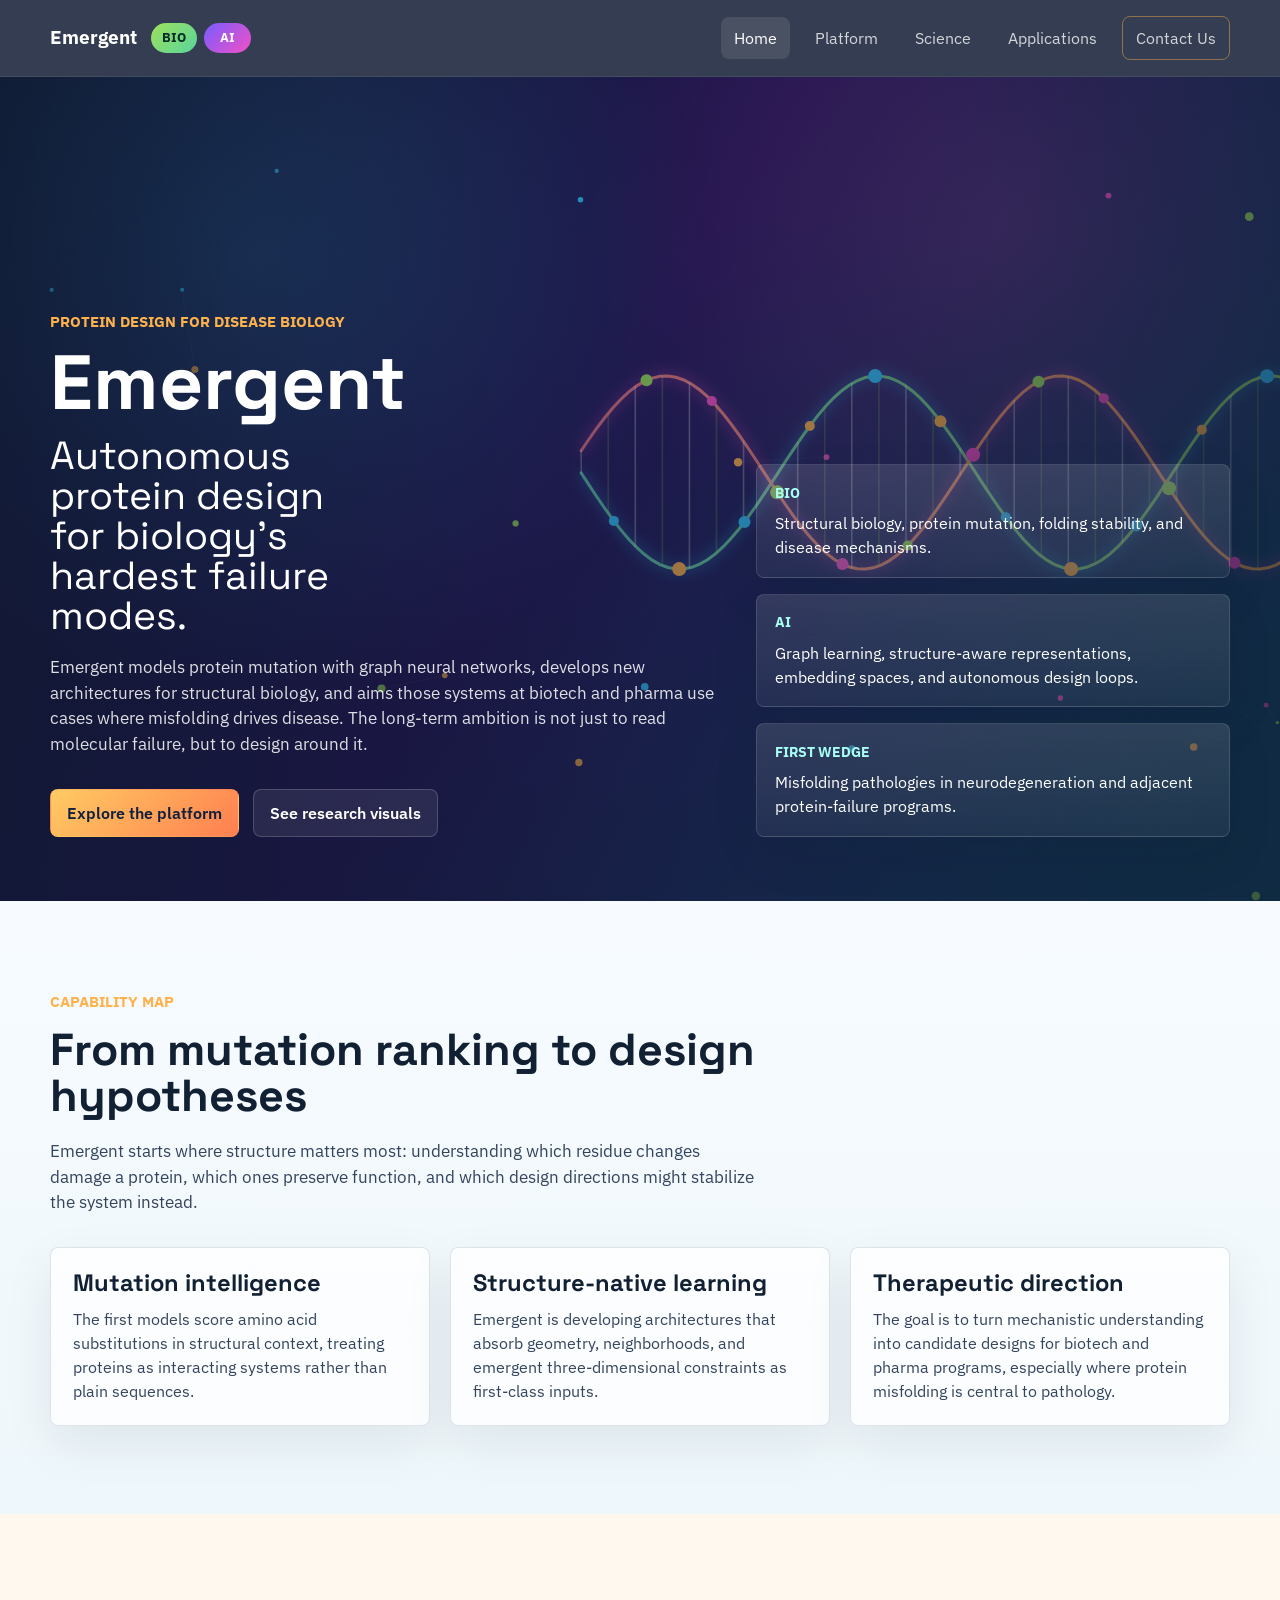
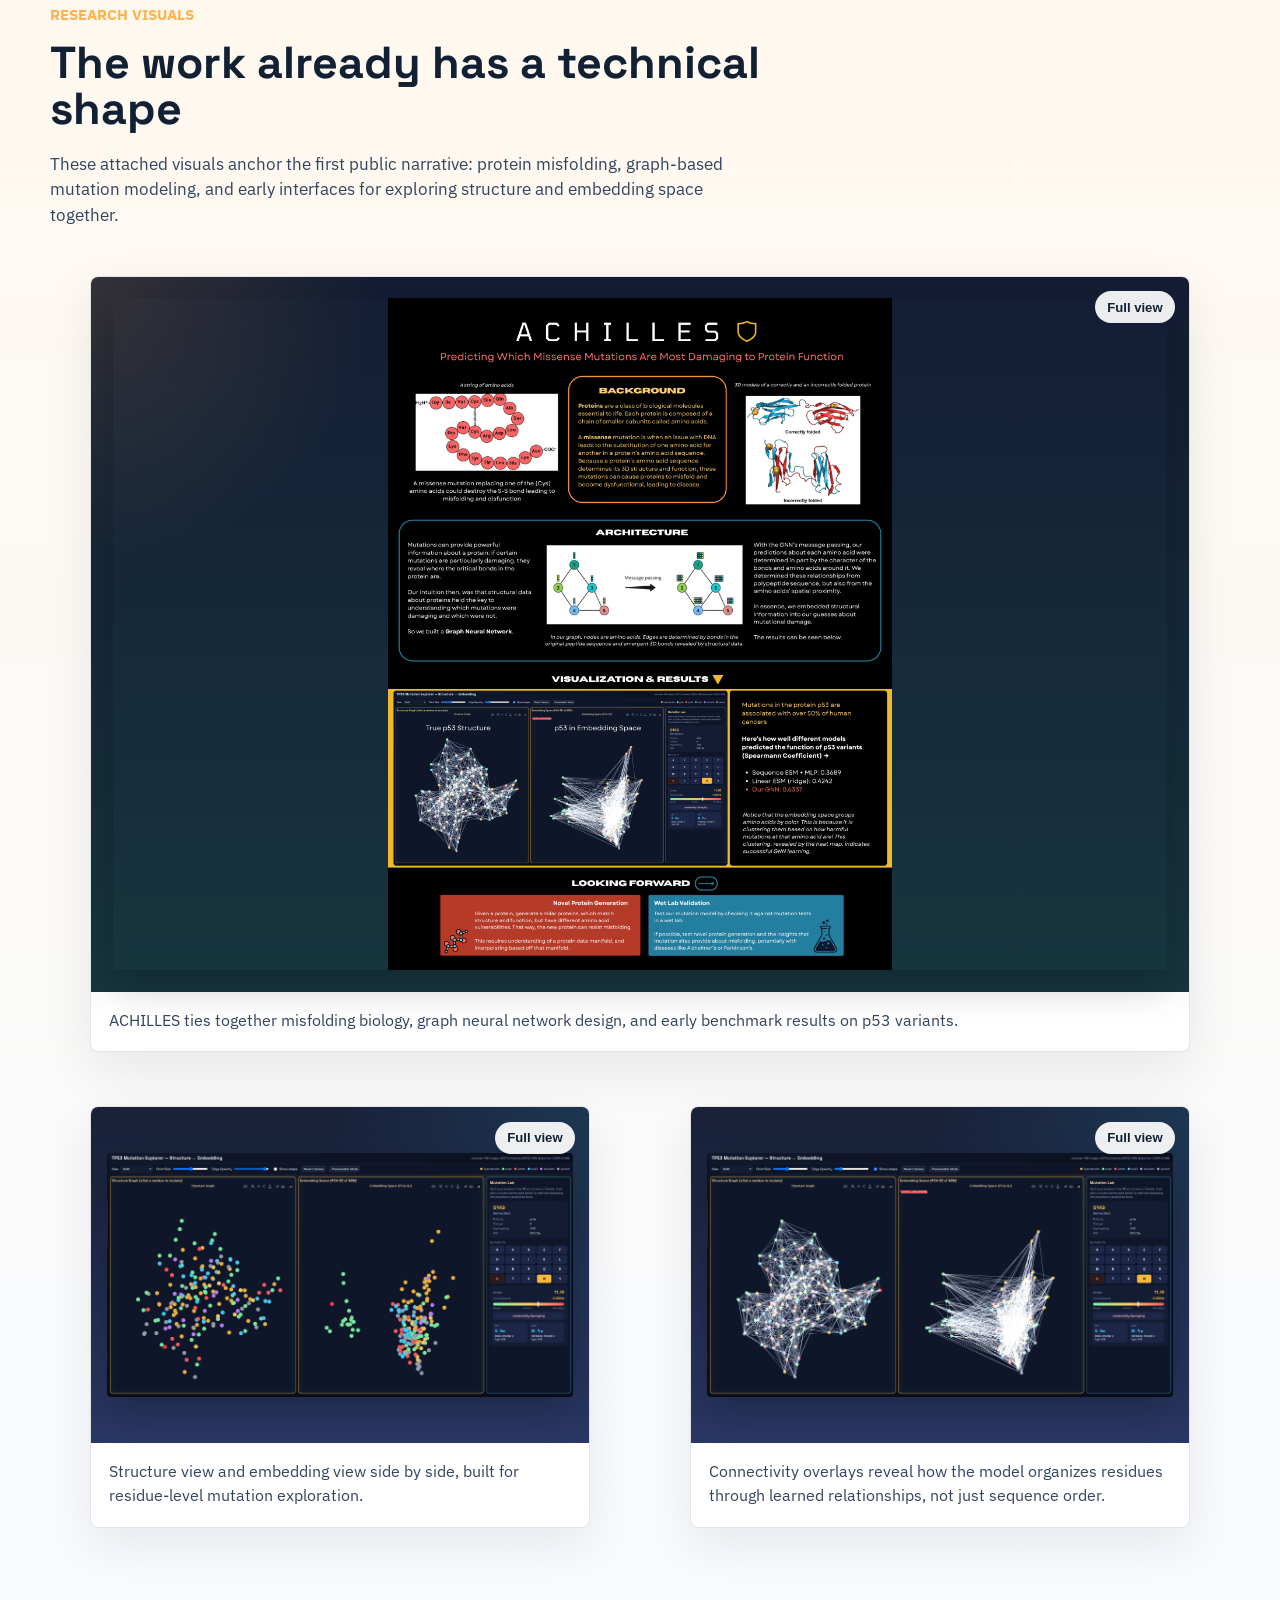
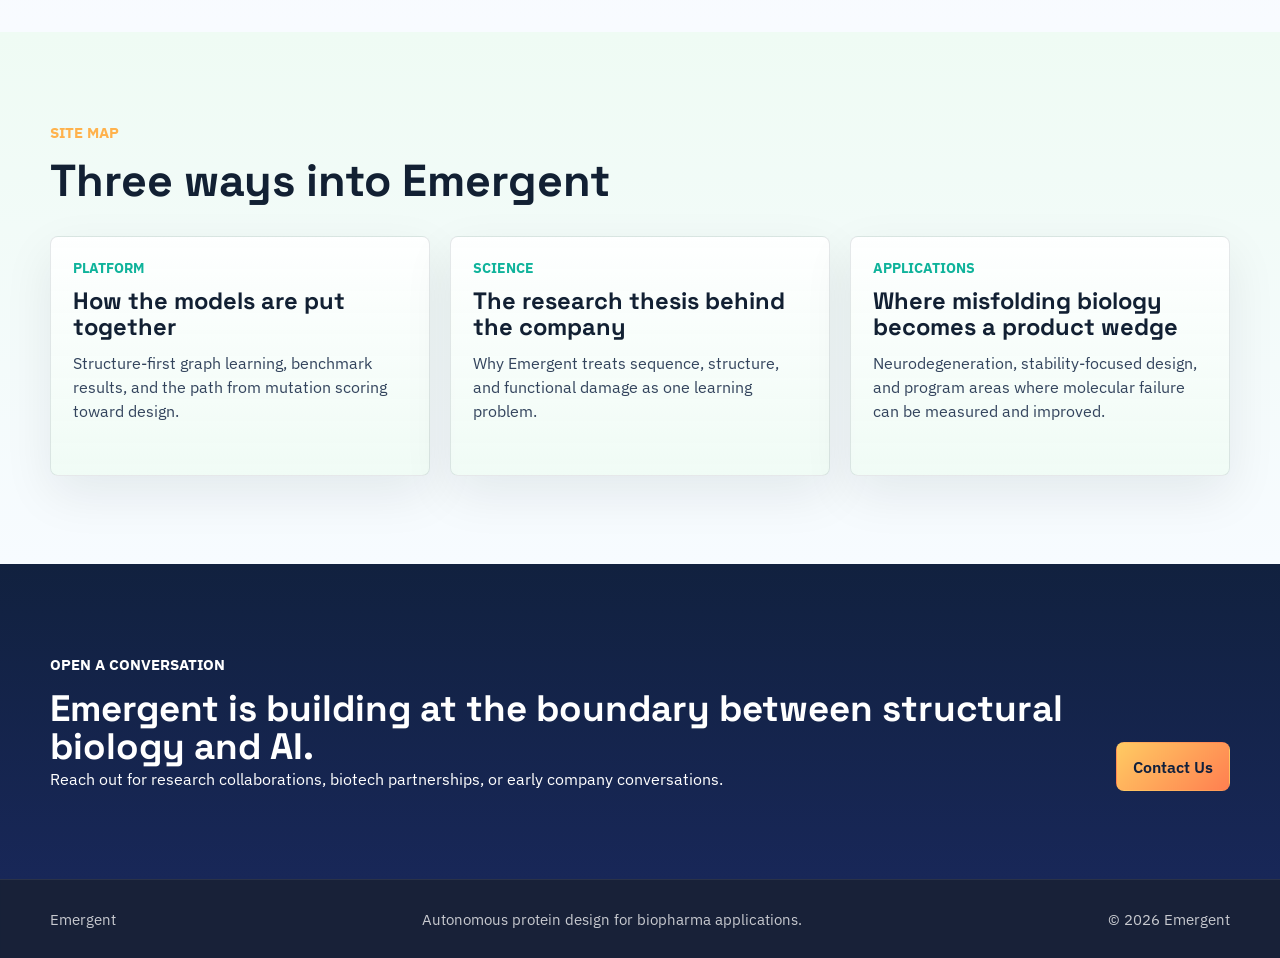
<file: index.html>
<!DOCTYPE html>
<html lang="en">
  <head>
    <meta charset="UTF-8" />
    <meta name="viewport" content="width=device-width, initial-scale=1.0" />
    <title>Emergent | Autonomous Protein Design</title>
    <meta
      name="description"
      content="Emergent builds structure-aware Bio + AI systems for protein mutation modeling, autonomous design, and biopharma applications in misfolding disease."
    />
    <link rel="preconnect" href="https://fonts.googleapis.com" />
    <link rel="preconnect" href="https://fonts.gstatic.com" crossorigin />
    <link
      href="https://fonts.googleapis.com/css2?family=IBM+Plex+Sans:wght@400;500;600;700&family=Space+Grotesk:wght@500;700&display=swap"
      rel="stylesheet"
    />
    <link rel="stylesheet" href="styles.css" />
  </head>
  <body data-page="home">
    <header class="site-header">
      <div class="site-header__inner">
        <a class="brand" href="index.html" aria-label="Emergent home">
          <span class="brand__name">Emergent</span>
          <span class="brand__tags">
            <span class="brand__tag brand__tag--bio">Bio</span>
            <span class="brand__tag brand__tag--ai">AI</span>
          </span>
        </a>
        <nav class="site-nav" aria-label="Primary">
          <a href="index.html">Home</a>
          <a href="platform.html">Platform</a>
          <a href="science.html">Science</a>
          <a href="applications.html">Applications</a>
          <a class="site-nav__cta" href="contact.html">Contact Us</a>
        </nav>
      </div>
    </header>

    <main>
      <section class="hero">
        <canvas id="bio-canvas" class="hero__canvas" aria-hidden="true"></canvas>
        <div class="hero__veil"></div>
        <div class="shell hero__grid">
          <div class="hero__intro reveal">
            <p class="eyebrow">Protein design for disease biology</p>
            <h1>Emergent</h1>
            <p class="hero__motto">
              Autonomous protein design for biology's hardest failure modes.
            </p>
            <p class="hero__blurb">
              Emergent models protein mutation with graph neural networks,
              develops new architectures for structural biology, and aims those
              systems at biotech and pharma use cases where misfolding drives
              disease. The long-term ambition is not just to read molecular
              failure, but to design around it.
            </p>
            <div class="hero__actions">
              <a class="button button--primary" href="platform.html"
                >Explore the platform</a
              >
              <a class="button button--ghost" href="#visuals"
                >See research visuals</a
              >
            </div>
          </div>

          <aside class="hero__aside reveal" aria-label="Emergent focus areas">
            <div class="signal-card">
              <span class="signal-card__label">Bio</span>
              <p>
                Structural biology, protein mutation, folding stability, and
                disease mechanisms.
              </p>
            </div>
            <div class="signal-card">
              <span class="signal-card__label">AI</span>
              <p>
                Graph learning, structure-aware representations, embedding
                spaces, and autonomous design loops.
              </p>
            </div>
            <div class="signal-card">
              <span class="signal-card__label">First wedge</span>
              <p>
                Misfolding pathologies in neurodegeneration and adjacent
                protein-failure programs.
              </p>
            </div>
          </aside>
        </div>
      </section>

      <section class="band band--paper">
        <div class="shell capability-band">
          <div class="section-heading reveal">
            <p class="eyebrow">Capability map</p>
            <h2>From mutation ranking to design hypotheses</h2>
            <p class="section-copy">
              Emergent starts where structure matters most: understanding which
              residue changes damage a protein, which ones preserve function,
              and which design directions might stabilize the system instead.
            </p>
          </div>

          <div class="capability-columns">
            <article class="detail-block reveal">
              <h3>Mutation intelligence</h3>
              <p>
                The first models score amino acid substitutions in structural
                context, treating proteins as interacting systems rather than
                plain sequences.
              </p>
            </article>

            <article class="detail-block reveal">
              <h3>Structure-native learning</h3>
              <p>
                Emergent is developing architectures that absorb geometry,
                neighborhoods, and emergent three-dimensional constraints as
                first-class inputs.
              </p>
            </article>

            <article class="detail-block reveal">
              <h3>Therapeutic direction</h3>
              <p>
                The goal is to turn mechanistic understanding into candidate
                designs for biotech and pharma programs, especially where
                protein misfolding is central to pathology.
              </p>
            </article>
          </div>
        </div>
      </section>

      <section class="band band--visuals" id="visuals">
        <div class="shell">
          <div class="section-heading reveal">
            <p class="eyebrow">Research visuals</p>
            <h2>The work already has a technical shape</h2>
            <p class="section-copy">
              These attached visuals anchor the first public narrative: protein
              misfolding, graph-based mutation modeling, and early interfaces
              for exploring structure and embedding space together.
            </p>
          </div>

          <div class="visual-story">
            <figure class="poster-frame reveal">
              <button
                class="media-trigger media-trigger--poster"
                type="button"
                data-lightbox="assets/images/achilles-poster.png"
                data-lightbox-alt="ACHILLES poster describing missense mutation prediction, protein misfolding, graph neural network architecture, and benchmark results."
                data-lightbox-caption="ACHILLES ties together misfolding biology, graph neural network design, and early benchmark results on p53 variants."
                aria-label="Open full view of the ACHILLES poster"
              >
                <span class="media-surface media-surface--poster">
                  <img
                    src="assets/images/achilles-poster.png"
                    alt="ACHILLES poster describing missense mutation prediction, protein misfolding, graph neural network architecture, and benchmark results."
                  />
                </span>
                <span class="media-trigger__hint">Full view</span>
              </button>
              <figcaption>
                ACHILLES ties together misfolding biology, graph neural network
                design, and early benchmark results on p53 variants.
              </figcaption>
            </figure>

            <div class="mini-media-grid">
              <figure class="media-panel reveal">
                <button
                  class="media-trigger"
                  type="button"
                  data-lightbox="assets/images/mutation-explorer-overview.png"
                  data-lightbox-alt="Mutation explorer interface showing structure and embedding views."
                  data-lightbox-caption="Structure view and embedding view side by side, built for residue-level mutation exploration."
                  aria-label="Open full view of the mutation explorer overview"
                >
                  <span class="media-surface">
                    <img
                      src="assets/images/mutation-explorer-overview.png"
                      alt="Mutation explorer interface showing structure and embedding views."
                    />
                  </span>
                  <span class="media-trigger__hint">Full view</span>
                </button>
                <figcaption>
                  Structure view and embedding view side by side, built for
                  residue-level mutation exploration.
                </figcaption>
              </figure>

              <figure class="media-panel reveal">
                <button
                  class="media-trigger"
                  type="button"
                  data-lightbox="assets/images/mutation-explorer-edges.png"
                  data-lightbox-alt="Mutation explorer interface showing structure and embedding connectivity."
                  data-lightbox-caption="Connectivity overlays reveal how the model organizes residues through learned relationships, not just sequence order."
                  aria-label="Open full view of the mutation explorer connectivity view"
                >
                  <span class="media-surface">
                    <img
                      src="assets/images/mutation-explorer-edges.png"
                      alt="Mutation explorer interface showing structure and embedding connectivity."
                    />
                  </span>
                  <span class="media-trigger__hint">Full view</span>
                </button>
                <figcaption>
                  Connectivity overlays reveal how the model organizes residues
                  through learned relationships, not just sequence order.
                </figcaption>
              </figure>
            </div>
          </div>
        </div>
      </section>

      <section class="band band--mint">
        <div class="shell">
          <div class="section-heading reveal">
            <p class="eyebrow">Site map</p>
            <h2>Three ways into Emergent</h2>
          </div>

          <div class="link-panels">
            <a class="link-panel reveal" href="platform.html">
              <span class="link-panel__label">Platform</span>
              <h3>How the models are put together</h3>
              <p>
                Structure-first graph learning, benchmark results, and the path
                from mutation scoring toward design.
              </p>
            </a>

            <a class="link-panel reveal" href="science.html">
              <span class="link-panel__label">Science</span>
              <h3>The research thesis behind the company</h3>
              <p>
                Why Emergent treats sequence, structure, and functional damage
                as one learning problem.
              </p>
            </a>

            <a class="link-panel reveal" href="applications.html">
              <span class="link-panel__label">Applications</span>
              <h3>Where misfolding biology becomes a product wedge</h3>
              <p>
                Neurodegeneration, stability-focused design, and program areas
                where molecular failure can be measured and improved.
              </p>
            </a>
          </div>
        </div>
      </section>

      <section class="band band--contact">
        <div class="shell cta-ribbon reveal">
          <div>
            <p class="eyebrow">Open a conversation</p>
            <h2>Emergent is building at the boundary between structural biology and AI.</h2>
            <p>
              Reach out for research collaborations, biotech partnerships, or
              early company conversations.
            </p>
          </div>
          <a class="button button--primary" href="contact.html">Contact Us</a>
        </div>
      </section>
    </main>

    <footer class="site-footer">
      <div class="shell site-footer__inner">
        <p>Emergent</p>
        <p>Autonomous protein design for biopharma applications.</p>
        <p>&copy; <span data-year></span> Emergent</p>
      </div>
    </footer>

    <script src="script.js"></script>
  </body>
</html>
</file>
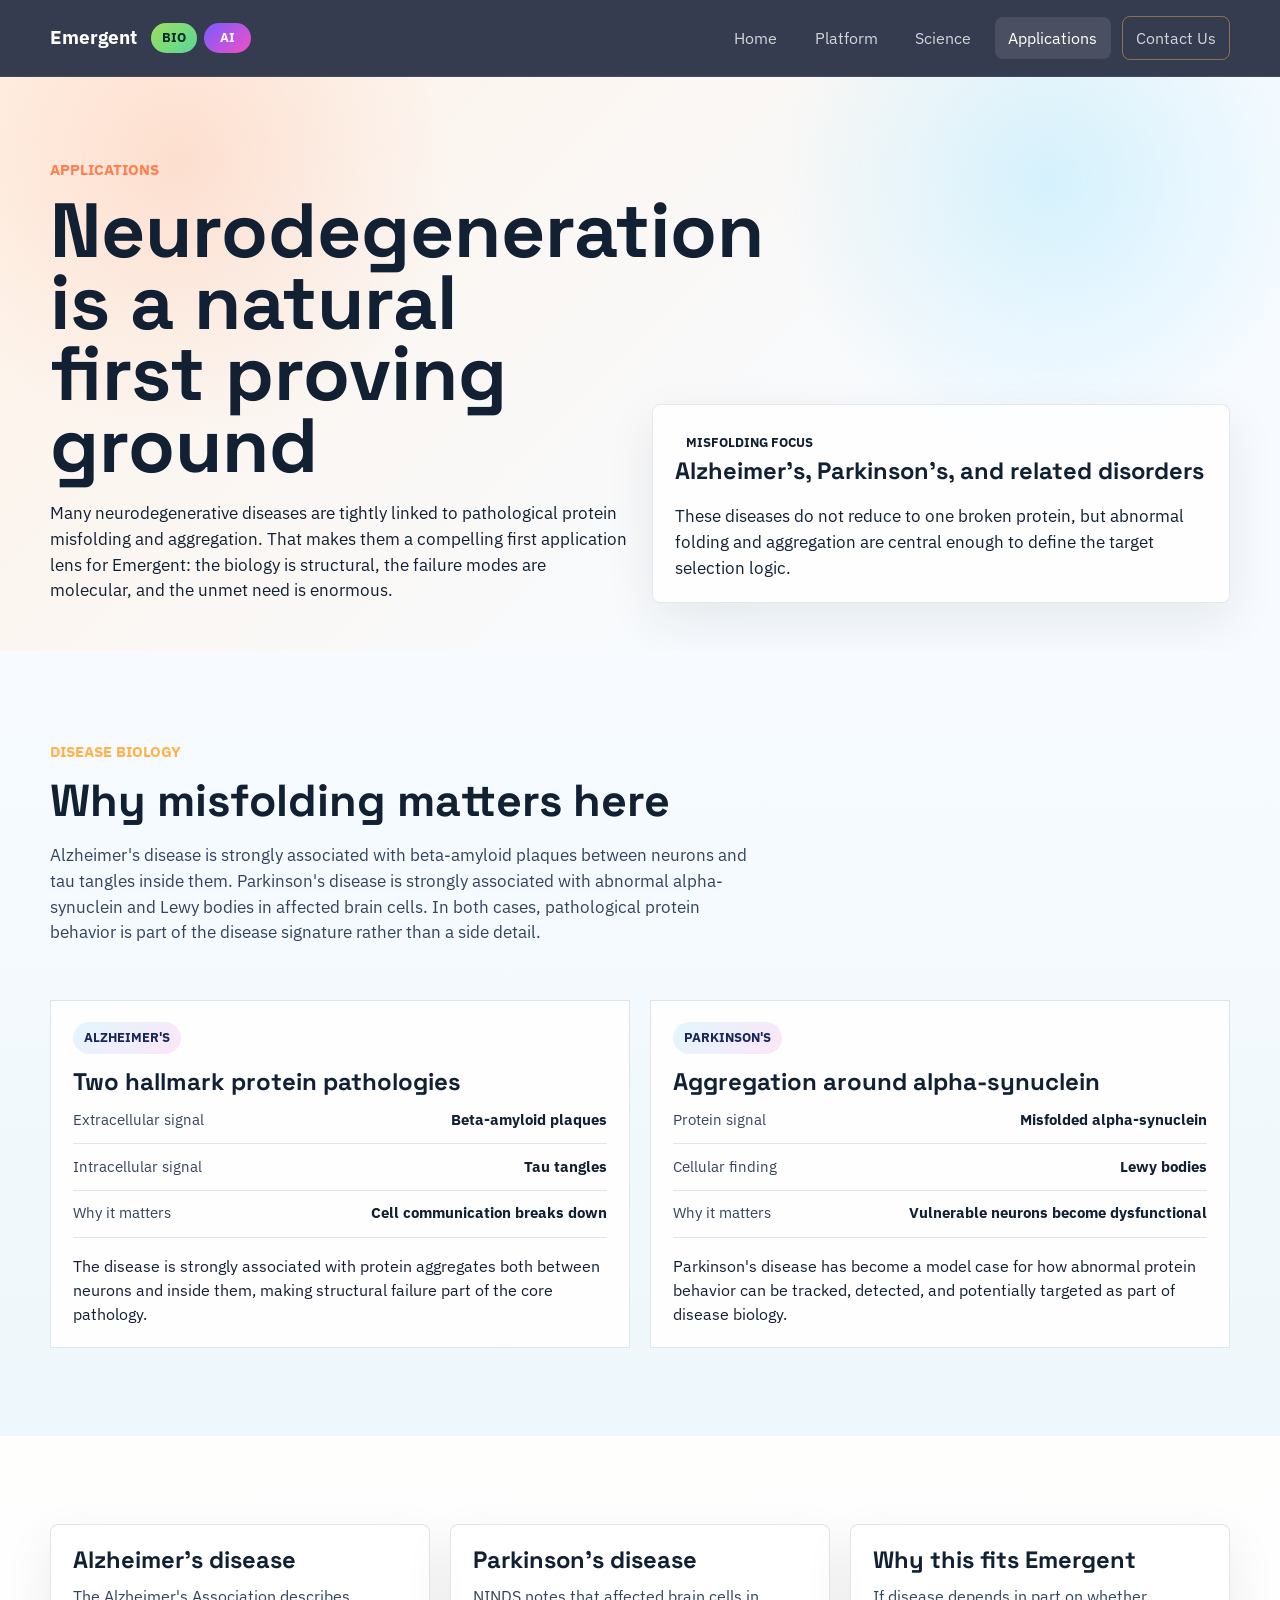
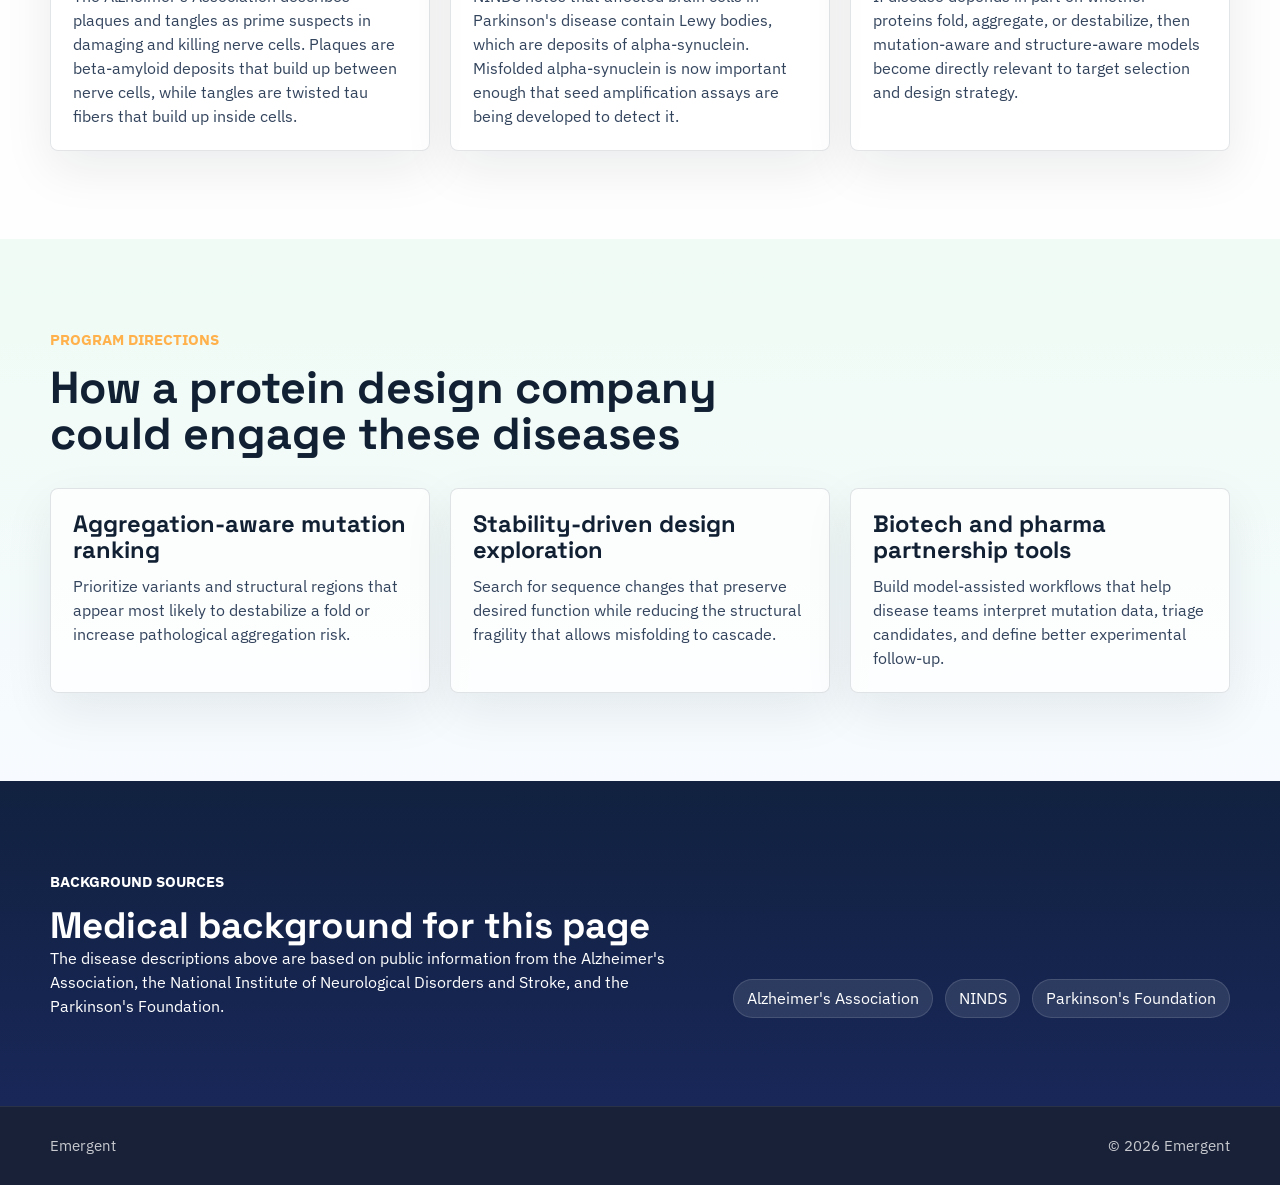
<file: applications.html>
<!DOCTYPE html>
<html lang="en">
  <head>
    <meta charset="UTF-8" />
    <meta name="viewport" content="width=device-width, initial-scale=1.0" />
    <title>Emergent Applications</title>
    <link rel="preconnect" href="https://fonts.googleapis.com" />
    <link rel="preconnect" href="https://fonts.gstatic.com" crossorigin />
    <link
      href="https://fonts.googleapis.com/css2?family=IBM+Plex+Sans:wght@400;500;600;700&family=Space+Grotesk:wght@500;700&display=swap"
      rel="stylesheet"
    />
    <link rel="stylesheet" href="styles.css" />
  </head>
  <body data-page="applications">
    <header class="site-header">
      <div class="site-header__inner">
        <a class="brand" href="index.html" aria-label="Emergent home">
          <span class="brand__name">Emergent</span>
          <span class="brand__tags">
            <span class="brand__tag brand__tag--bio">Bio</span>
            <span class="brand__tag brand__tag--ai">AI</span>
          </span>
        </a>
        <nav class="site-nav" aria-label="Primary">
          <a href="index.html">Home</a>
          <a href="platform.html">Platform</a>
          <a href="science.html">Science</a>
          <a href="applications.html">Applications</a>
          <a class="site-nav__cta" href="contact.html">Contact Us</a>
        </nav>
      </div>
    </header>

    <main class="page-main">
      <section class="page-hero page-hero--applications">
        <div class="shell page-hero__grid">
          <div class="page-hero__copy">
            <p class="eyebrow">Applications</p>
            <h1>Neurodegeneration is a natural first proving ground</h1>
            <p class="page-copy">
              Many neurodegenerative diseases are tightly linked to pathological
              protein misfolding and aggregation. That makes them a compelling
              first application lens for Emergent: the biology is structural,
              the failure modes are molecular, and the unmet need is enormous.
            </p>
          </div>

          <aside class="page-hero__stat reveal">
            <span class="metric-pill">Misfolding focus</span>
            <h2>Alzheimer's, Parkinson's, and related disorders</h2>
            <p class="stat-copy">
              These diseases do not reduce to one broken protein, but abnormal
              folding and aggregation are central enough to define the target
              selection logic.
            </p>
          </aside>
        </div>
      </section>

      <section class="band band--paper">
        <div class="shell disease-intro">
          <div class="section-heading reveal">
            <p class="eyebrow">Disease biology</p>
            <h2>Why misfolding matters here</h2>
            <p class="section-copy">
              Alzheimer's disease is strongly associated with beta-amyloid
              plaques between neurons and tau tangles inside them. Parkinson's
              disease is strongly associated with abnormal alpha-synuclein and
              Lewy bodies in affected brain cells. In both cases, pathological
              protein behavior is part of the disease signature rather than a
              side detail.
            </p>
          </div>

          <div class="disease-profiles">
            <article class="disease-profile reveal">
              <span class="disease-profile__tag">Alzheimer's</span>
              <h3>Two hallmark protein pathologies</h3>
              <div class="disease-profile__rows">
                <div class="disease-profile__row">
                  <span>Extracellular signal</span>
                  <strong>Beta-amyloid plaques</strong>
                </div>
                <div class="disease-profile__row">
                  <span>Intracellular signal</span>
                  <strong>Tau tangles</strong>
                </div>
                <div class="disease-profile__row">
                  <span>Why it matters</span>
                  <strong>Cell communication breaks down</strong>
                </div>
              </div>
              <p>
                The disease is strongly associated with protein aggregates both
                between neurons and inside them, making structural failure part
                of the core pathology.
              </p>
            </article>

            <article class="disease-profile reveal">
              <span class="disease-profile__tag">Parkinson's</span>
              <h3>Aggregation around alpha-synuclein</h3>
              <div class="disease-profile__rows">
                <div class="disease-profile__row">
                  <span>Protein signal</span>
                  <strong>Misfolded alpha-synuclein</strong>
                </div>
                <div class="disease-profile__row">
                  <span>Cellular finding</span>
                  <strong>Lewy bodies</strong>
                </div>
                <div class="disease-profile__row">
                  <span>Why it matters</span>
                  <strong>Vulnerable neurons become dysfunctional</strong>
                </div>
              </div>
              <p>
                Parkinson's disease has become a model case for how abnormal
                protein behavior can be tracked, detected, and potentially
                targeted as part of disease biology.
              </p>
            </article>
          </div>
        </div>
      </section>

      <section class="band band--white">
        <div class="shell capability-columns">
          <article class="detail-block reveal">
            <h3>Alzheimer's disease</h3>
            <p>
              The Alzheimer's Association describes plaques and tangles as
              prime suspects in damaging and killing nerve cells. Plaques are
              beta-amyloid deposits that build up between nerve cells, while
              tangles are twisted tau fibers that build up inside cells.
            </p>
          </article>

          <article class="detail-block reveal">
            <h3>Parkinson's disease</h3>
            <p>
              NINDS notes that affected brain cells in Parkinson's disease
              contain Lewy bodies, which are deposits of alpha-synuclein.
              Misfolded alpha-synuclein is now important enough that seed
              amplification assays are being developed to detect it.
            </p>
          </article>

          <article class="detail-block reveal">
            <h3>Why this fits Emergent</h3>
            <p>
              If disease depends in part on whether proteins fold, aggregate,
              or destabilize, then mutation-aware and structure-aware models
              become directly relevant to target selection and design strategy.
            </p>
          </article>
        </div>
      </section>

      <section class="band band--mint">
        <div class="shell">
          <div class="section-heading reveal">
            <p class="eyebrow">Program directions</p>
            <h2>How a protein design company could engage these diseases</h2>
          </div>

          <div class="capability-columns">
            <article class="detail-block reveal">
              <h3>Aggregation-aware mutation ranking</h3>
              <p>
                Prioritize variants and structural regions that appear most
                likely to destabilize a fold or increase pathological
                aggregation risk.
              </p>
            </article>

            <article class="detail-block reveal">
              <h3>Stability-driven design exploration</h3>
              <p>
                Search for sequence changes that preserve desired function while
                reducing the structural fragility that allows misfolding to
                cascade.
              </p>
            </article>

            <article class="detail-block reveal">
              <h3>Biotech and pharma partnership tools</h3>
              <p>
                Build model-assisted workflows that help disease teams interpret
                mutation data, triage candidates, and define better experimental
                follow-up.
              </p>
            </article>
          </div>
        </div>
      </section>

      <section class="band band--contact">
        <div class="shell source-strip reveal">
          <div>
            <p class="eyebrow">Background sources</p>
            <h2>Medical background for this page</h2>
            <p>
              The disease descriptions above are based on public information
              from the Alzheimer's Association, the National Institute of
              Neurological Disorders and Stroke, and the Parkinson's
              Foundation.
            </p>
          </div>
          <div class="source-links">
            <a href="https://www.alz.org/alzheimers-dementia/what-is-alzheimers" target="_blank" rel="noreferrer">Alzheimer's Association</a>
            <a href="https://www.ninds.nih.gov/health-information/disorders/parkinsons-disease" target="_blank" rel="noreferrer">NINDS</a>
            <a href="https://www.parkinson.org/understanding-parkinsons/what-is-parkinsons" target="_blank" rel="noreferrer">Parkinson's Foundation</a>
          </div>
        </div>
      </section>
    </main>

    <footer class="site-footer">
      <div class="shell site-footer__inner">
        <p>Emergent</p>
        <p>&copy; <span data-year></span> Emergent</p>
      </div>
    </footer>

    <script src="script.js"></script>
  </body>
</html>
</file>
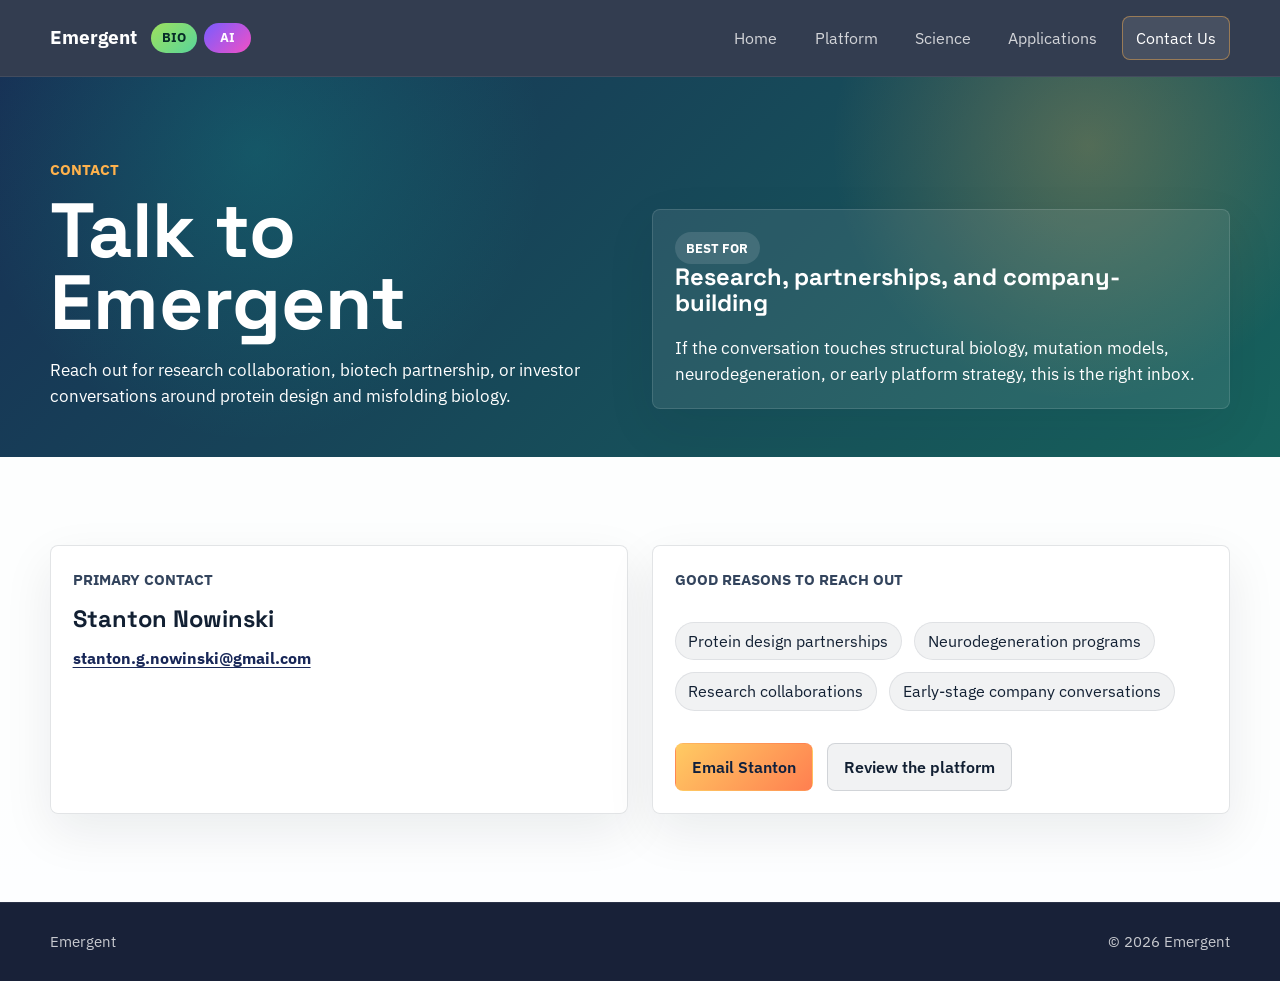
<file: contact.html>
<!DOCTYPE html>
<html lang="en">
  <head>
    <meta charset="UTF-8" />
    <meta name="viewport" content="width=device-width, initial-scale=1.0" />
    <title>Contact Emergent</title>
    <link rel="preconnect" href="https://fonts.googleapis.com" />
    <link rel="preconnect" href="https://fonts.gstatic.com" crossorigin />
    <link
      href="https://fonts.googleapis.com/css2?family=IBM+Plex+Sans:wght@400;500;600;700&family=Space+Grotesk:wght@500;700&display=swap"
      rel="stylesheet"
    />
    <link rel="stylesheet" href="styles.css" />
  </head>
  <body data-page="contact">
    <header class="site-header">
      <div class="site-header__inner">
        <a class="brand" href="index.html" aria-label="Emergent home">
          <span class="brand__name">Emergent</span>
          <span class="brand__tags">
            <span class="brand__tag brand__tag--bio">Bio</span>
            <span class="brand__tag brand__tag--ai">AI</span>
          </span>
        </a>
        <nav class="site-nav" aria-label="Primary">
          <a href="index.html">Home</a>
          <a href="platform.html">Platform</a>
          <a href="science.html">Science</a>
          <a href="applications.html">Applications</a>
          <a class="site-nav__cta" href="contact.html">Contact Us</a>
        </nav>
      </div>
    </header>

    <main class="page-main">
      <section class="page-hero page-hero--contact">
        <div class="shell page-hero__grid">
          <div class="page-hero__copy">
            <p class="eyebrow">Contact</p>
            <h1>Talk to Emergent</h1>
            <p class="page-copy">
              Reach out for research collaboration, biotech partnership, or
              investor conversations around protein design and misfolding
              biology.
            </p>
          </div>

          <aside class="page-hero__stat reveal">
            <span class="metric-pill">Best for</span>
            <h2>Research, partnerships, and company-building</h2>
            <p class="stat-copy">
              If the conversation touches structural biology, mutation models,
              neurodegeneration, or early platform strategy, this is the right
              inbox.
            </p>
          </aside>
        </div>
      </section>

      <section class="band band--white">
        <div class="shell contact-sheet">
          <div class="contact-panel reveal">
            <p class="eyebrow">Primary contact</p>
            <h2>Stanton Nowinski</h2>
            <p class="contact-link-wrap">
              <a class="contact-link" href="mailto:stanton.g.nowinski@gmail.com"
                >stanton.g.nowinski@gmail.com</a
              >
            </p>
          </div>

          <div class="contact-panel reveal">
            <p class="eyebrow">Good reasons to reach out</p>
            <div class="topic-list">
              <span>Protein design partnerships</span>
              <span>Neurodegeneration programs</span>
              <span>Research collaborations</span>
              <span>Early-stage company conversations</span>
            </div>
            <div class="hero__actions">
              <a class="button button--primary" href="mailto:stanton.g.nowinski@gmail.com">Email Stanton</a>
              <a class="button button--ghost" href="platform.html">Review the platform</a>
            </div>
          </div>
        </div>
      </section>
    </main>

    <footer class="site-footer">
      <div class="shell site-footer__inner">
        <p>Emergent</p>
        <p>&copy; <span data-year></span> Emergent</p>
      </div>
    </footer>

    <script src="script.js"></script>
  </body>
</html>
</file>
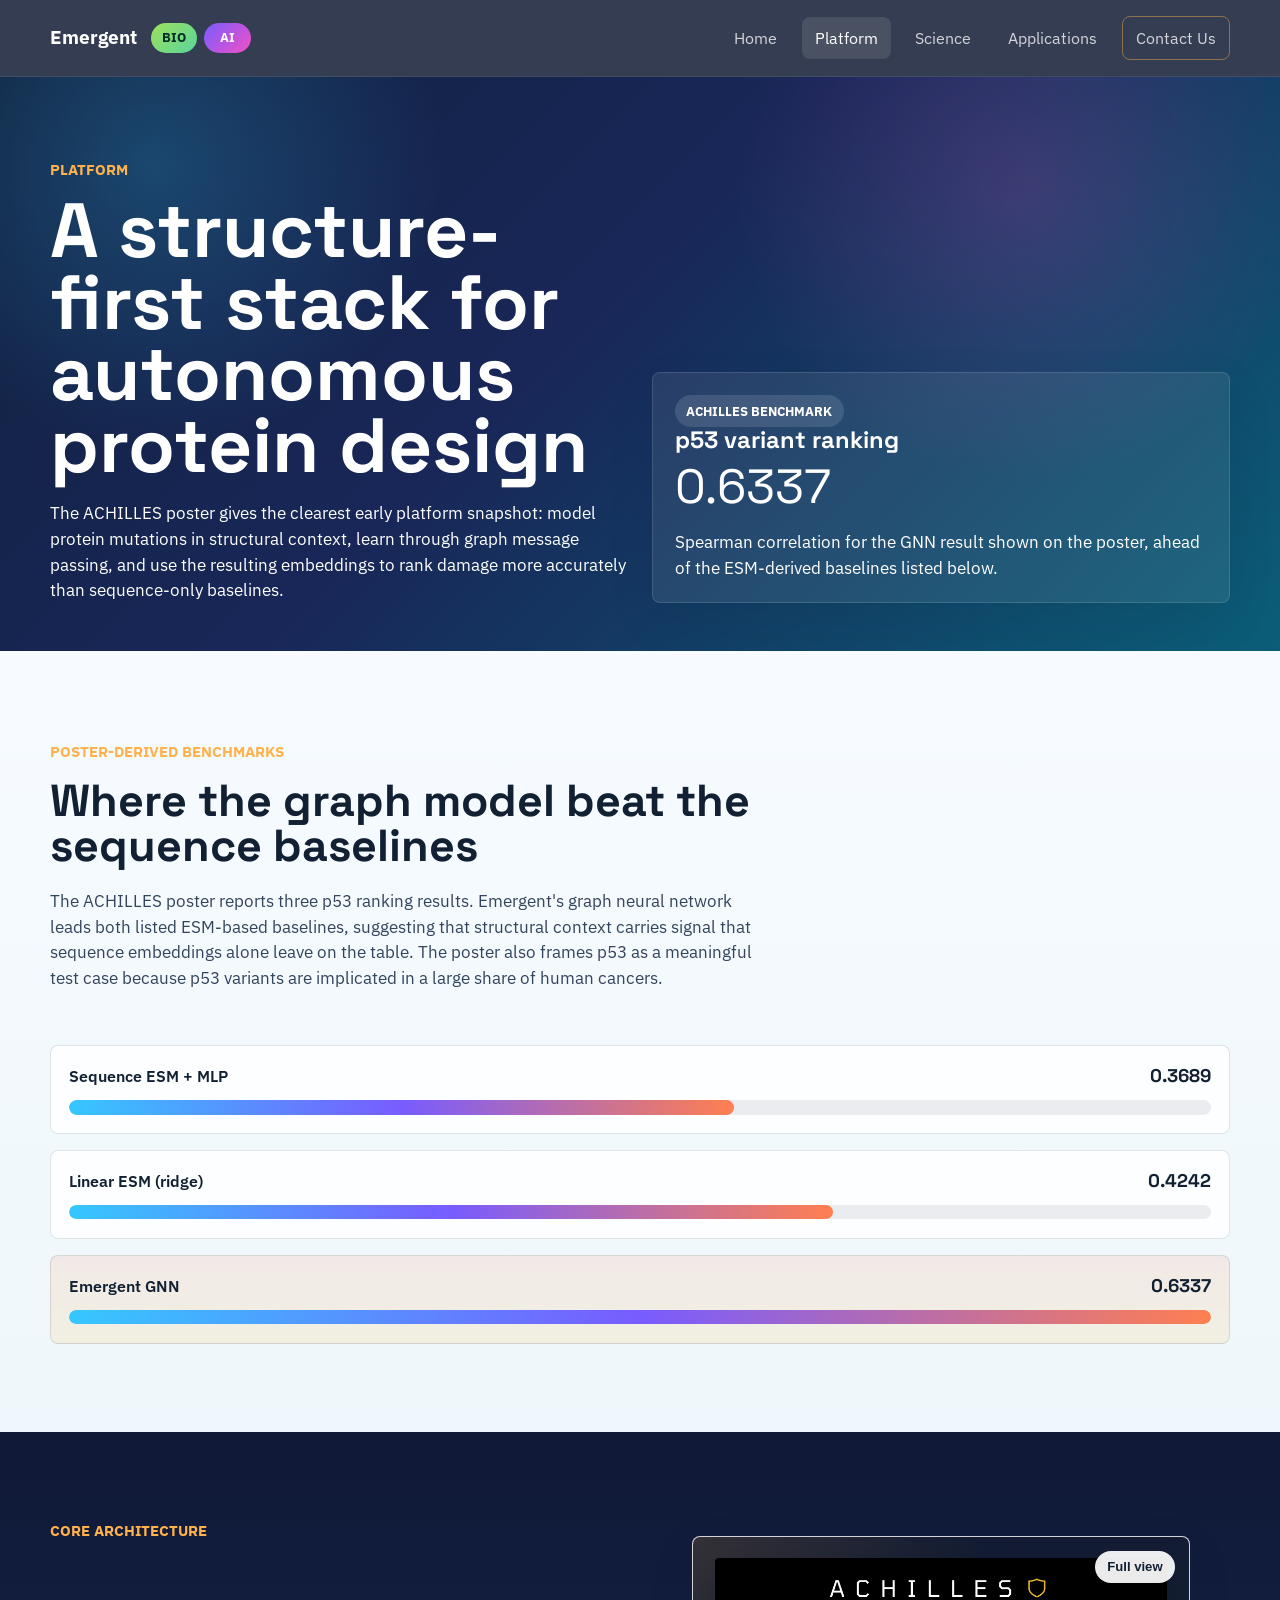
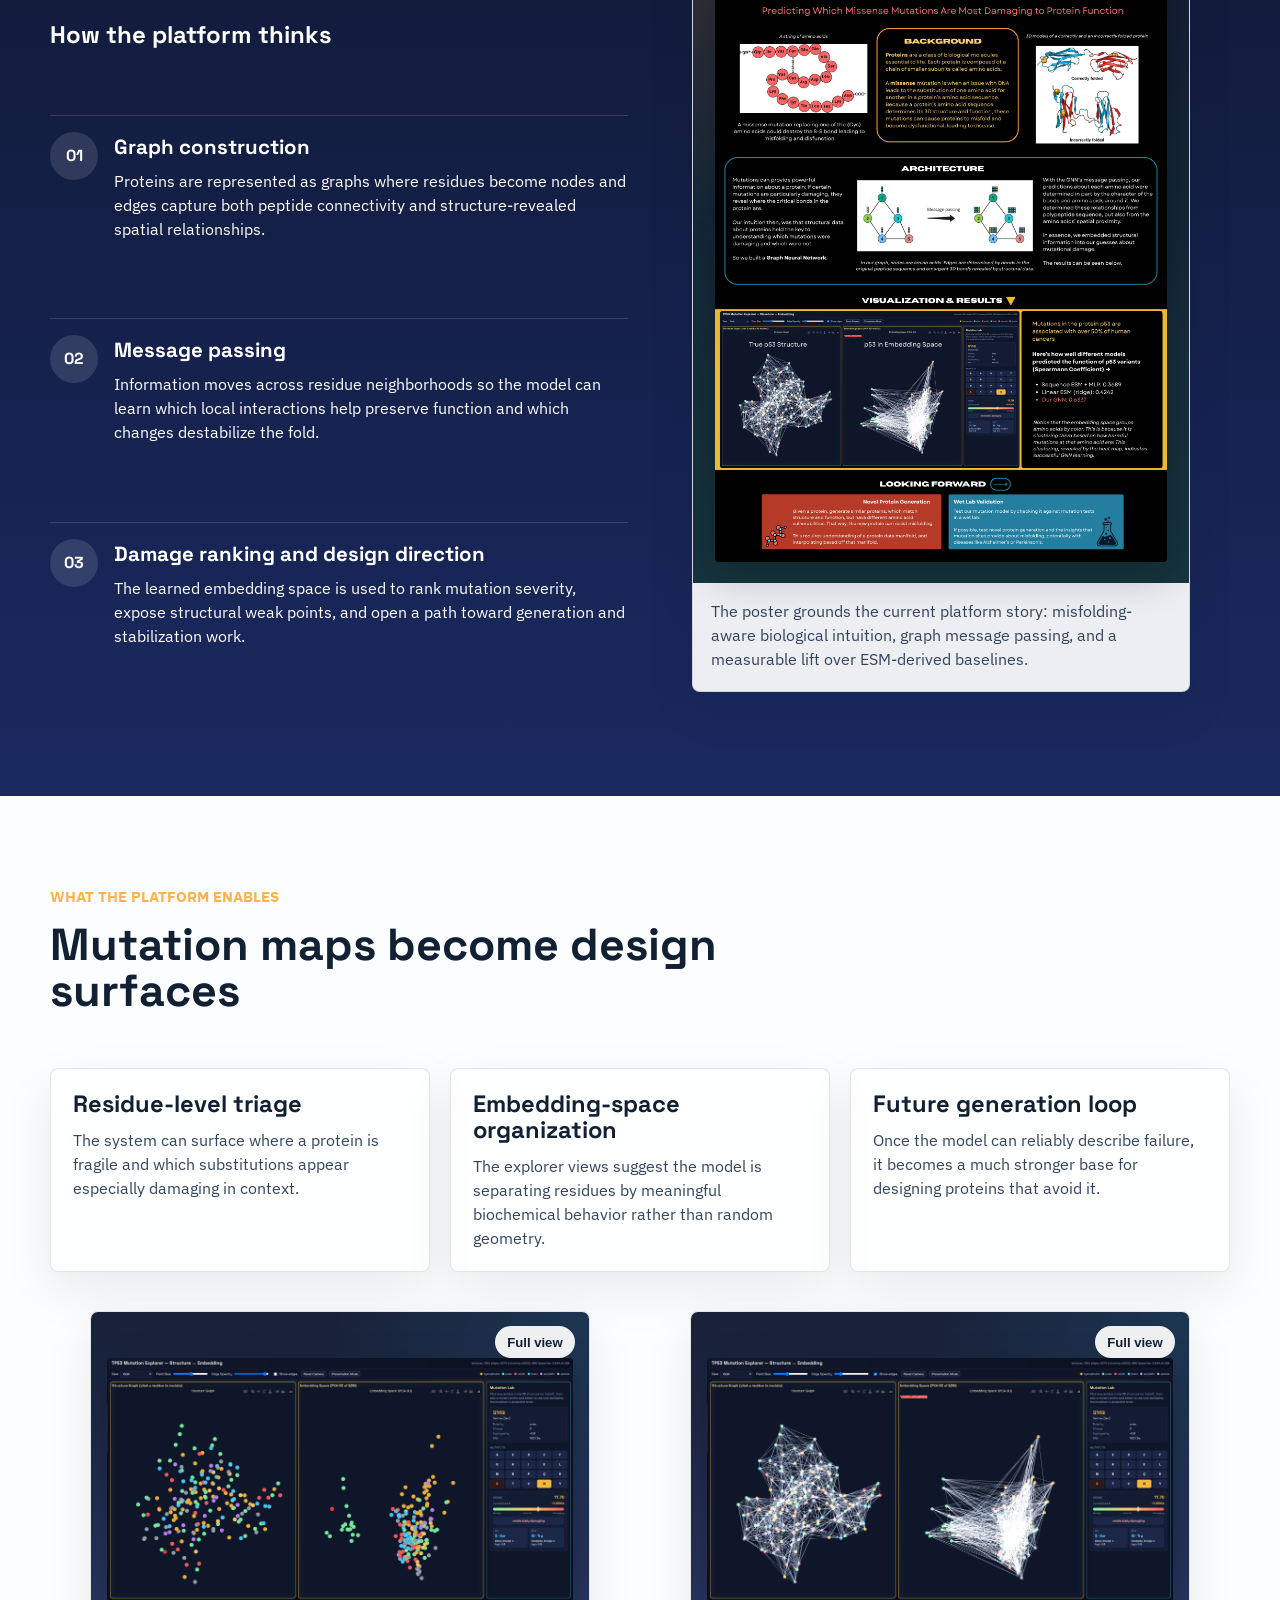
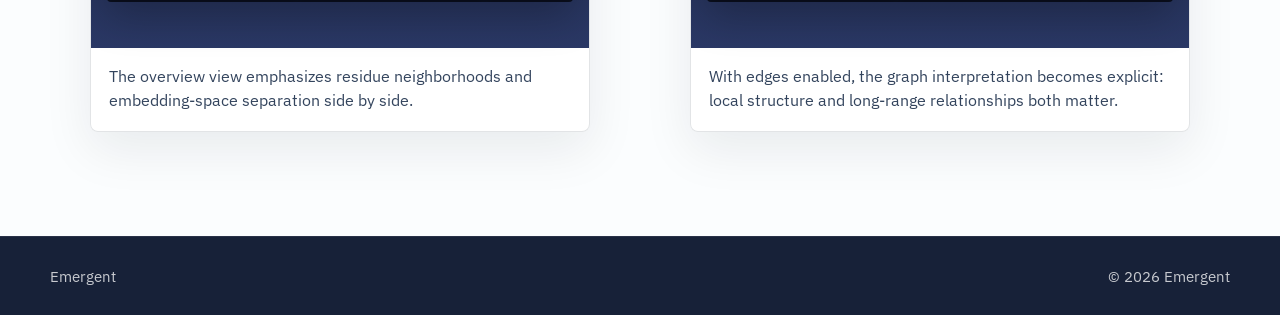
<file: platform.html>
<!DOCTYPE html>
<html lang="en">
  <head>
    <meta charset="UTF-8" />
    <meta name="viewport" content="width=device-width, initial-scale=1.0" />
    <title>Emergent Platform</title>
    <link rel="preconnect" href="https://fonts.googleapis.com" />
    <link rel="preconnect" href="https://fonts.gstatic.com" crossorigin />
    <link
      href="https://fonts.googleapis.com/css2?family=IBM+Plex+Sans:wght@400;500;600;700&family=Space+Grotesk:wght@500;700&display=swap"
      rel="stylesheet"
    />
    <link rel="stylesheet" href="styles.css" />
  </head>
  <body data-page="platform">
    <header class="site-header">
      <div class="site-header__inner">
        <a class="brand" href="index.html" aria-label="Emergent home">
          <span class="brand__name">Emergent</span>
          <span class="brand__tags">
            <span class="brand__tag brand__tag--bio">Bio</span>
            <span class="brand__tag brand__tag--ai">AI</span>
          </span>
        </a>
        <nav class="site-nav" aria-label="Primary">
          <a href="index.html">Home</a>
          <a href="platform.html">Platform</a>
          <a href="science.html">Science</a>
          <a href="applications.html">Applications</a>
          <a class="site-nav__cta" href="contact.html">Contact Us</a>
        </nav>
      </div>
    </header>

    <main class="page-main">
      <section class="page-hero page-hero--platform">
        <div class="shell page-hero__grid">
          <div class="page-hero__copy">
            <p class="eyebrow">Platform</p>
            <h1>A structure-first stack for autonomous protein design</h1>
            <p class="page-copy">
              The ACHILLES poster gives the clearest early platform snapshot:
              model protein mutations in structural context, learn through graph
              message passing, and use the resulting embeddings to rank damage
              more accurately than sequence-only baselines.
            </p>
          </div>

          <aside class="page-hero__stat reveal">
            <span class="metric-pill">ACHILLES benchmark</span>
            <h2>p53 variant ranking</h2>
            <p class="stat-number">0.6337</p>
            <p class="stat-copy">
              Spearman correlation for the GNN result shown on the poster,
              ahead of the ESM-derived baselines listed below.
            </p>
          </aside>
        </div>
      </section>

      <section class="band band--paper">
        <div class="shell platform-bench">
          <div class="section-heading reveal">
            <p class="eyebrow">Poster-derived benchmarks</p>
            <h2>Where the graph model beat the sequence baselines</h2>
            <p class="section-copy">
              The ACHILLES poster reports three p53 ranking results. Emergent's
              graph neural network leads both listed ESM-based baselines,
              suggesting that structural context carries signal that sequence
              embeddings alone leave on the table. The poster also frames p53
              as a meaningful test case because p53 variants are implicated in
              a large share of human cancers.
            </p>
          </div>

          <div class="benchmark-list reveal">
            <div class="benchmark-row">
              <div class="benchmark-row__header">
                <span>Sequence ESM + MLP</span>
                <strong>0.3689</strong>
              </div>
              <div class="benchmark-bar">
                <span style="width: 58.2%"></span>
              </div>
            </div>

            <div class="benchmark-row">
              <div class="benchmark-row__header">
                <span>Linear ESM (ridge)</span>
                <strong>0.4242</strong>
              </div>
              <div class="benchmark-bar">
                <span style="width: 66.9%"></span>
              </div>
            </div>

            <div class="benchmark-row benchmark-row--winner">
              <div class="benchmark-row__header">
                <span>Emergent GNN</span>
                <strong>0.6337</strong>
              </div>
              <div class="benchmark-bar">
                <span style="width: 100%"></span>
              </div>
            </div>
          </div>
        </div>
      </section>

      <section class="band band--navy">
        <div class="shell dual-stage">
          <div class="platform-ladder reveal">
            <p class="eyebrow">Core architecture</p>
            <h2>How the platform thinks</h2>

            <div class="flow-step">
              <span class="flow-step__index">01</span>
              <div>
                <h3>Graph construction</h3>
                <p>
                  Proteins are represented as graphs where residues become
                  nodes and edges capture both peptide connectivity and
                  structure-revealed spatial relationships.
                </p>
              </div>
            </div>

            <div class="flow-step">
              <span class="flow-step__index">02</span>
              <div>
                <h3>Message passing</h3>
                <p>
                  Information moves across residue neighborhoods so the model
                  can learn which local interactions help preserve function and
                  which changes destabilize the fold.
                </p>
              </div>
            </div>

            <div class="flow-step">
              <span class="flow-step__index">03</span>
              <div>
                <h3>Damage ranking and design direction</h3>
                <p>
                  The learned embedding space is used to rank mutation severity,
                  expose structural weak points, and open a path toward
                  generation and stabilization work.
                </p>
              </div>
            </div>
          </div>

          <figure class="poster-frame reveal">
            <button
              class="media-trigger media-trigger--poster"
              type="button"
              data-lightbox="assets/images/achilles-poster.png"
              data-lightbox-alt="ACHILLES poster explaining the link between missense mutation prediction, protein misfolding, graph neural network architecture, and p53 benchmark results."
              data-lightbox-caption="The poster grounds the current platform story: misfolding-aware biological intuition, graph message passing, and a measurable lift over ESM-derived baselines."
              aria-label="Open full view of the ACHILLES poster"
            >
              <span class="media-surface media-surface--poster">
                <img
                  src="assets/images/achilles-poster.png"
                  alt="ACHILLES poster explaining the link between missense mutation prediction, protein misfolding, graph neural network architecture, and p53 benchmark results."
                />
              </span>
              <span class="media-trigger__hint">Full view</span>
            </button>
            <figcaption>
              The poster grounds the current platform story: misfolding-aware
              biological intuition, graph message passing, and a measurable
              lift over ESM-derived baselines.
            </figcaption>
          </figure>
        </div>
      </section>

      <section class="band band--white">
        <div class="shell platform-notes">
          <div class="section-heading reveal">
            <p class="eyebrow">What the platform enables</p>
            <h2>Mutation maps become design surfaces</h2>
          </div>

          <div class="capability-columns">
            <article class="detail-block reveal">
              <h3>Residue-level triage</h3>
              <p>
                The system can surface where a protein is fragile and which
                substitutions appear especially damaging in context.
              </p>
            </article>

            <article class="detail-block reveal">
              <h3>Embedding-space organization</h3>
              <p>
                The explorer views suggest the model is separating residues by
                meaningful biochemical behavior rather than random geometry.
              </p>
            </article>

            <article class="detail-block reveal">
              <h3>Future generation loop</h3>
              <p>
                Once the model can reliably describe failure, it becomes a much
                stronger base for designing proteins that avoid it.
              </p>
            </article>
          </div>

          <div class="mini-media-grid">
            <figure class="media-panel reveal">
              <button
                class="media-trigger"
                type="button"
                data-lightbox="assets/images/mutation-explorer-overview.png"
                data-lightbox-alt="Mutation explorer overview showing structure and embedding panels for a protein."
                data-lightbox-caption="The overview view emphasizes residue neighborhoods and embedding-space separation side by side."
                aria-label="Open full view of the mutation explorer overview"
              >
                <span class="media-surface">
                  <img
                    src="assets/images/mutation-explorer-overview.png"
                    alt="Mutation explorer overview showing structure and embedding panels for a protein."
                  />
                </span>
                <span class="media-trigger__hint">Full view</span>
              </button>
              <figcaption>
                The overview view emphasizes residue neighborhoods and
                embedding-space separation side by side.
              </figcaption>
            </figure>

            <figure class="media-panel reveal">
              <button
                class="media-trigger"
                type="button"
                data-lightbox="assets/images/mutation-explorer-edges.png"
                data-lightbox-alt="Mutation explorer view with edge connectivity enabled."
                data-lightbox-caption="With edges enabled, the graph interpretation becomes explicit: local structure and long-range relationships both matter."
                aria-label="Open full view of the mutation explorer connectivity view"
              >
                <span class="media-surface">
                  <img
                    src="assets/images/mutation-explorer-edges.png"
                    alt="Mutation explorer view with edge connectivity enabled."
                  />
                </span>
                <span class="media-trigger__hint">Full view</span>
              </button>
              <figcaption>
                With edges enabled, the graph interpretation becomes explicit:
                local structure and long-range relationships both matter.
              </figcaption>
            </figure>
          </div>
        </div>
      </section>
    </main>

    <footer class="site-footer">
      <div class="shell site-footer__inner">
        <p>Emergent</p>
        <p>&copy; <span data-year></span> Emergent</p>
      </div>
    </footer>

    <script src="script.js"></script>
  </body>
</html>
</file>
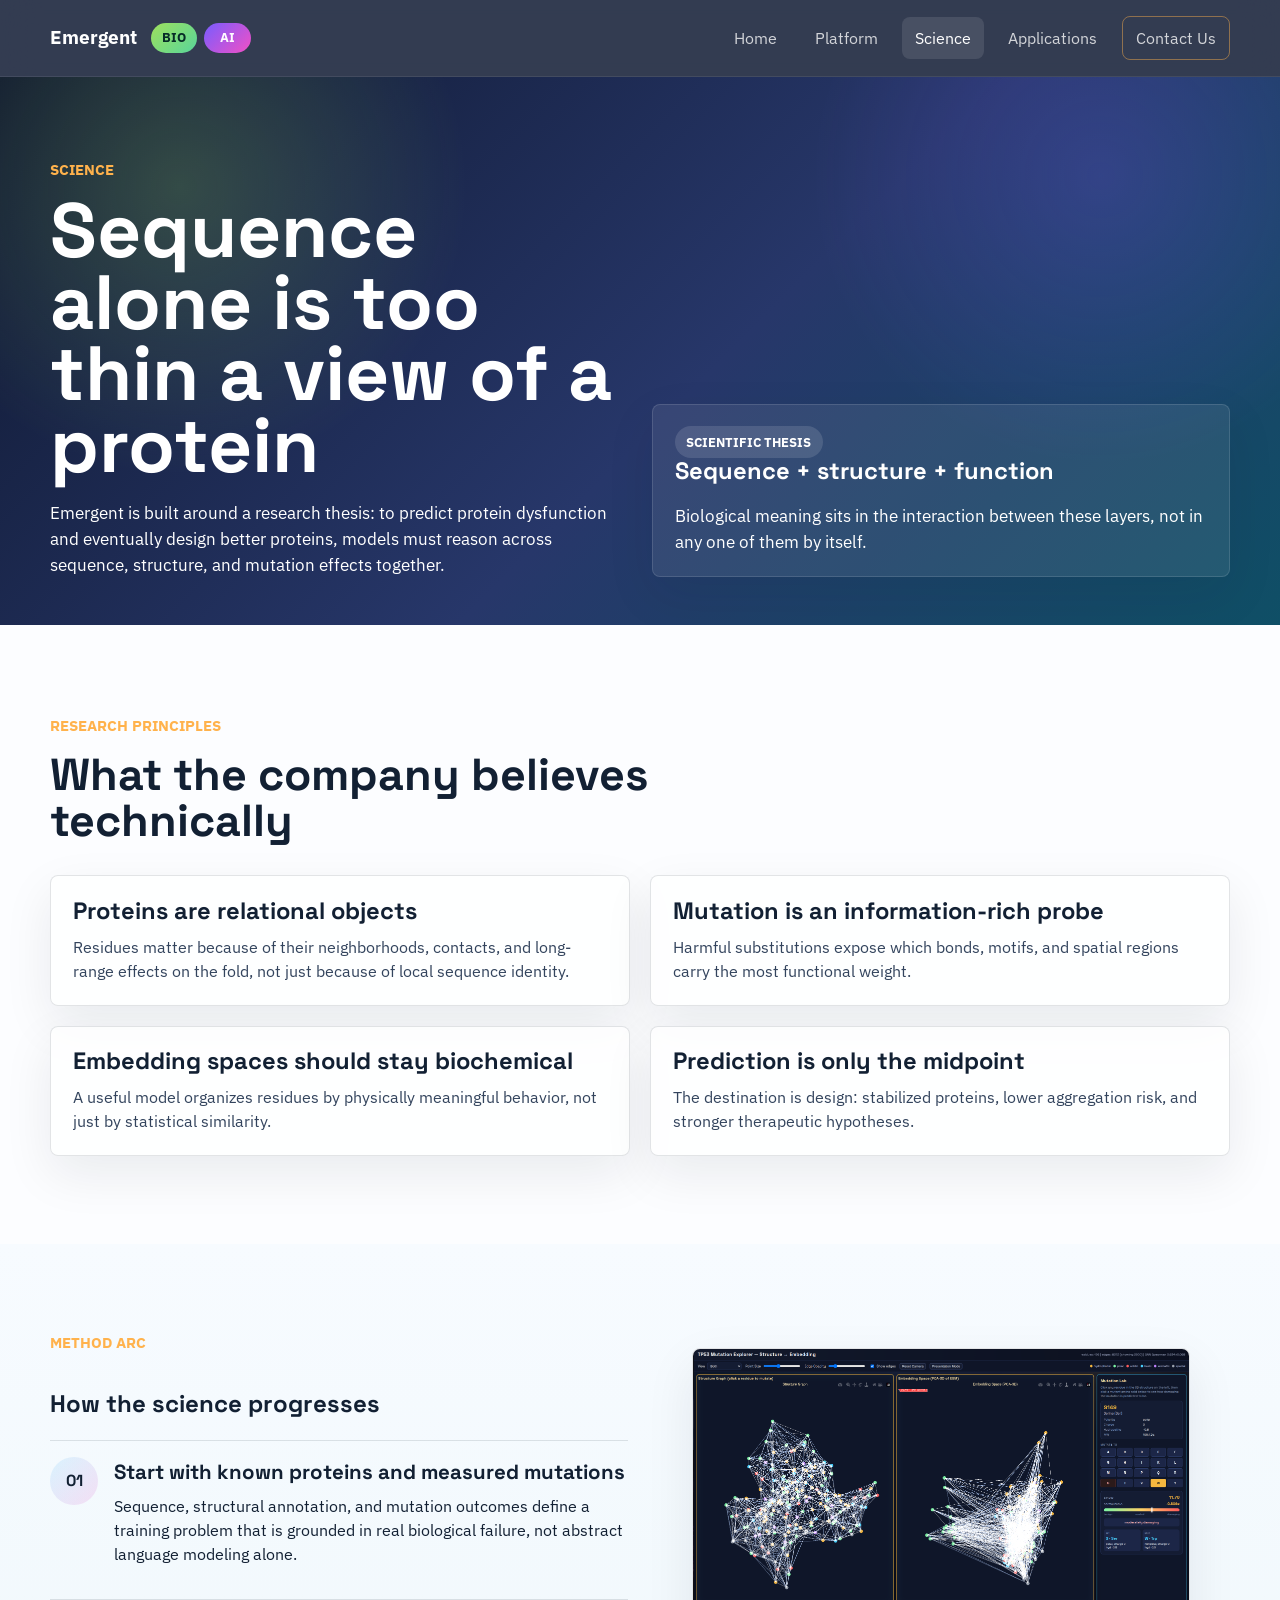
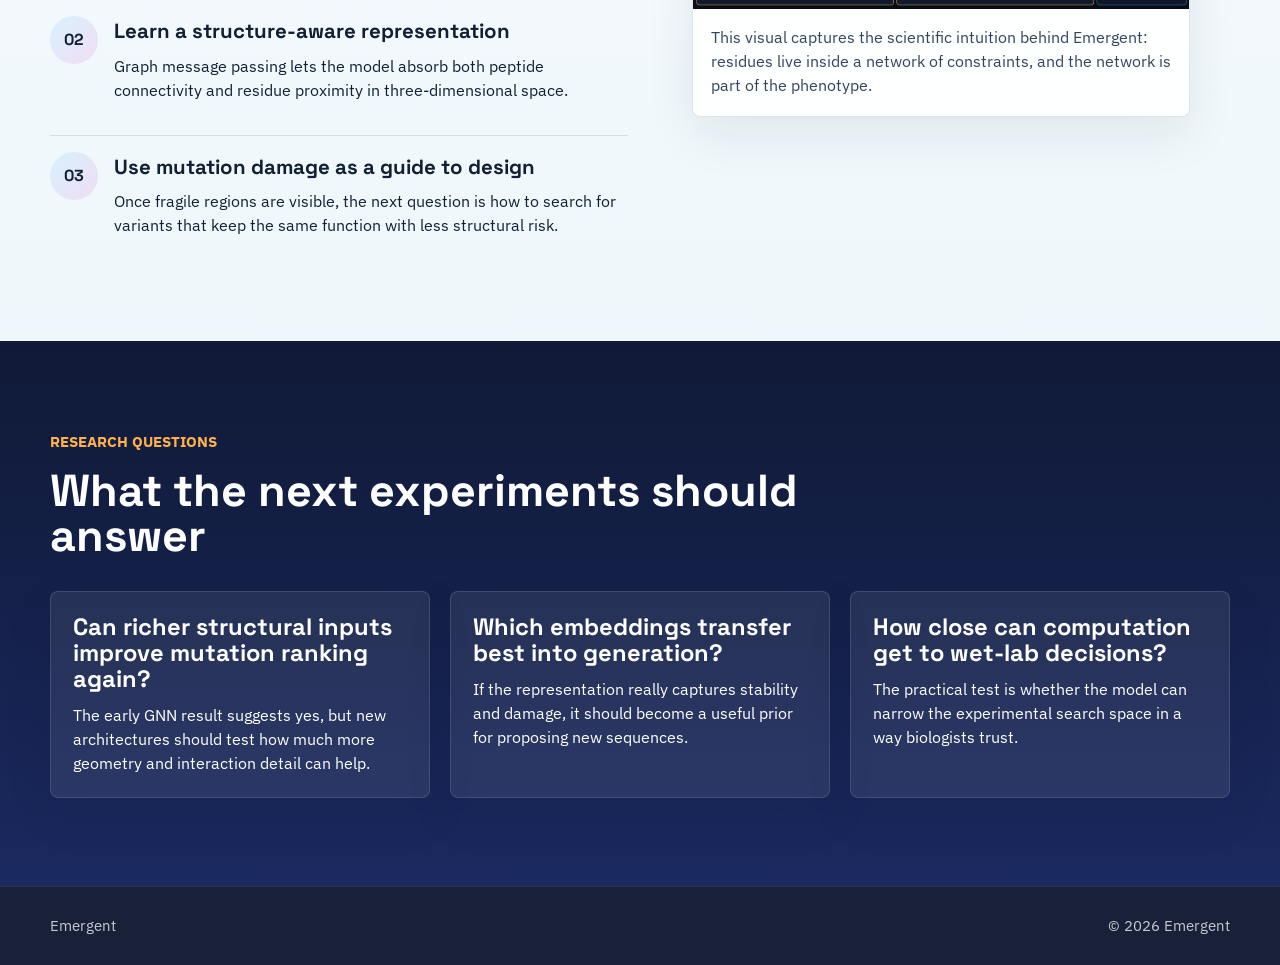
<file: science.html>
<!DOCTYPE html>
<html lang="en">
  <head>
    <meta charset="UTF-8" />
    <meta name="viewport" content="width=device-width, initial-scale=1.0" />
    <title>Emergent Science</title>
    <link rel="preconnect" href="https://fonts.googleapis.com" />
    <link rel="preconnect" href="https://fonts.gstatic.com" crossorigin />
    <link
      href="https://fonts.googleapis.com/css2?family=IBM+Plex+Sans:wght@400;500;600;700&family=Space+Grotesk:wght@500;700&display=swap"
      rel="stylesheet"
    />
    <link rel="stylesheet" href="styles.css" />
  </head>
  <body data-page="science">
    <header class="site-header">
      <div class="site-header__inner">
        <a class="brand" href="index.html" aria-label="Emergent home">
          <span class="brand__name">Emergent</span>
          <span class="brand__tags">
            <span class="brand__tag brand__tag--bio">Bio</span>
            <span class="brand__tag brand__tag--ai">AI</span>
          </span>
        </a>
        <nav class="site-nav" aria-label="Primary">
          <a href="index.html">Home</a>
          <a href="platform.html">Platform</a>
          <a href="science.html">Science</a>
          <a href="applications.html">Applications</a>
          <a class="site-nav__cta" href="contact.html">Contact Us</a>
        </nav>
      </div>
    </header>

    <main class="page-main">
      <section class="page-hero page-hero--science">
        <div class="shell page-hero__grid">
          <div class="page-hero__copy">
            <p class="eyebrow">Science</p>
            <h1>Sequence alone is too thin a view of a protein</h1>
            <p class="page-copy">
              Emergent is built around a research thesis: to predict protein
              dysfunction and eventually design better proteins, models must
              reason across sequence, structure, and mutation effects together.
            </p>
          </div>

          <aside class="page-hero__stat reveal">
            <span class="metric-pill">Scientific thesis</span>
            <h2>Sequence + structure + function</h2>
            <p class="stat-copy">
              Biological meaning sits in the interaction between these layers,
              not in any one of them by itself.
            </p>
          </aside>
        </div>
      </section>

      <section class="band band--white">
        <div class="shell">
          <div class="section-heading reveal">
            <p class="eyebrow">Research principles</p>
            <h2>What the company believes technically</h2>
          </div>

          <div class="science-principles">
            <article class="detail-block reveal">
              <h3>Proteins are relational objects</h3>
              <p>
                Residues matter because of their neighborhoods, contacts, and
                long-range effects on the fold, not just because of local
                sequence identity.
              </p>
            </article>

            <article class="detail-block reveal">
              <h3>Mutation is an information-rich probe</h3>
              <p>
                Harmful substitutions expose which bonds, motifs, and spatial
                regions carry the most functional weight.
              </p>
            </article>

            <article class="detail-block reveal">
              <h3>Embedding spaces should stay biochemical</h3>
              <p>
                A useful model organizes residues by physically meaningful
                behavior, not just by statistical similarity.
              </p>
            </article>

            <article class="detail-block reveal">
              <h3>Prediction is only the midpoint</h3>
              <p>
                The destination is design: stabilized proteins, lower
                aggregation risk, and stronger therapeutic hypotheses.
              </p>
            </article>
          </div>
        </div>
      </section>

      <section class="band band--paper">
        <div class="shell dual-stage">
          <div class="science-flow reveal">
            <p class="eyebrow">Method arc</p>
            <h2>How the science progresses</h2>

            <div class="flow-step">
              <span class="flow-step__index">01</span>
              <div>
                <h3>Start with known proteins and measured mutations</h3>
                <p>
                  Sequence, structural annotation, and mutation outcomes define
                  a training problem that is grounded in real biological
                  failure, not abstract language modeling alone.
                </p>
              </div>
            </div>

            <div class="flow-step">
              <span class="flow-step__index">02</span>
              <div>
                <h3>Learn a structure-aware representation</h3>
                <p>
                  Graph message passing lets the model absorb both peptide
                  connectivity and residue proximity in three-dimensional space.
                </p>
              </div>
            </div>

            <div class="flow-step">
              <span class="flow-step__index">03</span>
              <div>
                <h3>Use mutation damage as a guide to design</h3>
                <p>
                  Once fragile regions are visible, the next question is how to
                  search for variants that keep the same function with less
                  structural risk.
                </p>
              </div>
            </div>
          </div>

          <figure class="media-panel science-visual reveal">
            <img
              src="assets/images/mutation-explorer-edges.png"
              alt="Mutation explorer visual with graph edges enabled."
            />
            <figcaption>
              This visual captures the scientific intuition behind Emergent:
              residues live inside a network of constraints, and the network is
              part of the phenotype.
            </figcaption>
          </figure>
        </div>
      </section>

      <section class="band band--navy">
        <div class="shell">
          <div class="section-heading reveal">
            <p class="eyebrow">Research questions</p>
            <h2>What the next experiments should answer</h2>
          </div>

          <div class="question-strip">
            <article class="detail-block reveal">
              <h3>Can richer structural inputs improve mutation ranking again?</h3>
              <p>
                The early GNN result suggests yes, but new architectures should
                test how much more geometry and interaction detail can help.
              </p>
            </article>

            <article class="detail-block reveal">
              <h3>Which embeddings transfer best into generation?</h3>
              <p>
                If the representation really captures stability and damage, it
                should become a useful prior for proposing new sequences.
              </p>
            </article>

            <article class="detail-block reveal">
              <h3>How close can computation get to wet-lab decisions?</h3>
              <p>
                The practical test is whether the model can narrow the
                experimental search space in a way biologists trust.
              </p>
            </article>
          </div>
        </div>
      </section>
    </main>

    <footer class="site-footer">
      <div class="shell site-footer__inner">
        <p>Emergent</p>
        <p>&copy; <span data-year></span> Emergent</p>
      </div>
    </footer>

    <script src="script.js"></script>
  </body>
</html>
</file>
<file: styles.css>
:root {
  --ink: #122033;
  --ink-soft: #33445d;
  --paper: #f7fbff;
  --paper-2: #eef7fb;
  --paper-warm: #fff4ea;
  --paper-mint: #effbf4;
  --navy: #0f1830;
  --navy-2: #182758;
  --line: rgba(18, 32, 51, 0.12);
  --teal: #0fb39b;
  --cyan: #36c7ff;
  --lime: #9ee05d;
  --gold: #ffb24c;
  --orange: #ff7f50;
  --magenta: #f250c5;
  --violet: #785cff;
  --white: #ffffff;
  --radius: 8px;
  --shell: 1180px;
  --shadow: 0 18px 50px rgba(16, 26, 44, 0.08);
}

*,
*::before,
*::after {
  box-sizing: border-box;
}

html {
  scroll-behavior: smooth;
}

body {
  margin: 0;
  min-width: 320px;
  font-family: "IBM Plex Sans", sans-serif;
  color: var(--ink);
  line-height: 1.5;
  background:
    linear-gradient(90deg, rgba(15, 179, 155, 0.03) 0, rgba(15, 179, 155, 0.03) 1px, transparent 1px, transparent 104px),
    linear-gradient(rgba(18, 32, 51, 0.025) 0, rgba(18, 32, 51, 0.025) 1px, transparent 1px, transparent 104px),
    var(--paper);
}

body[data-page="platform"] {
  background: linear-gradient(180deg, #f8fbff 0, #ecf6fb 100%);
}

body[data-page="science"] {
  background: linear-gradient(180deg, #eef4ff 0, #f8fbff 100%);
}

body[data-page="applications"] {
  background: linear-gradient(180deg, #fff7f1 0, #f9fcff 100%);
}

body[data-page="contact"] {
  background: linear-gradient(180deg, #f1fbf5 0, #f8fbff 100%);
}

img {
  display: block;
  max-width: 100%;
}

a {
  color: inherit;
  text-decoration: none;
}

p {
  margin: 0;
}

h1,
h2,
h3 {
  margin: 0;
  font-family: "Space Grotesk", sans-serif;
  letter-spacing: 0;
}

.shell {
  width: min(calc(100% - 2.5rem), var(--shell));
  margin: 0 auto;
}

.site-header {
  position: sticky;
  top: 0;
  z-index: 20;
  backdrop-filter: blur(18px);
  background: rgba(15, 24, 48, 0.84);
  border-bottom: 1px solid rgba(255, 255, 255, 0.08);
}

.site-header__inner,
.site-footer__inner {
  width: min(calc(100% - 2.5rem), var(--shell));
  margin: 0 auto;
  display: flex;
  align-items: center;
  justify-content: space-between;
  gap: 1.5rem;
}

.site-header__inner {
  min-height: 4.75rem;
}

.brand {
  display: flex;
  align-items: center;
  gap: 0.85rem;
}

.brand__name {
  color: var(--white);
  font-size: 1.16rem;
  font-weight: 700;
}

.brand__tags {
  display: inline-flex;
  gap: 0.45rem;
}

.brand__tag {
  display: inline-flex;
  align-items: center;
  justify-content: center;
  min-width: 2.9rem;
  min-height: 1.9rem;
  padding: 0 0.55rem;
  border-radius: 999px;
  font-size: 0.82rem;
  font-weight: 700;
  text-transform: uppercase;
}

.brand__tag--bio {
  color: #072c27;
  background: linear-gradient(135deg, #9ee05d, #58d59b);
}

.brand__tag--ai {
  color: #fefaff;
  background: linear-gradient(135deg, #785cff, #f250c5);
}

.site-nav {
  display: flex;
  flex-wrap: wrap;
  justify-content: flex-end;
  align-items: center;
  gap: 0.7rem;
}

.site-nav a {
  padding: 0.58rem 0.82rem;
  border-radius: var(--radius);
  color: rgba(255, 255, 255, 0.78);
  transition: color 180ms ease, background 180ms ease, transform 180ms ease;
}

.site-nav a:hover,
.site-nav a.is-active {
  color: var(--white);
  background: rgba(255, 255, 255, 0.1);
}

.site-nav__cta {
  border: 1px solid rgba(255, 178, 76, 0.45);
}

.hero {
  position: relative;
  overflow: hidden;
  min-height: calc(100vh - 4.75rem);
  color: var(--white);
  background: linear-gradient(140deg, #0f1830 0, #251553 42%, #103b56 100%);
}

.hero__canvas,
.hero__veil {
  position: absolute;
  inset: 0;
}

.hero__canvas {
  width: 100%;
  height: 100%;
}

.hero__veil {
  background:
    linear-gradient(180deg, rgba(15, 24, 48, 0.08), rgba(15, 24, 48, 0.38)),
    linear-gradient(90deg, rgba(15, 24, 48, 0.58) 0, rgba(15, 24, 48, 0.18) 55%, rgba(15, 24, 48, 0.48) 100%);
}

.hero__grid,
.page-hero__grid,
.dual-stage,
.contact-sheet {
  display: grid;
  gap: 1.5rem;
}

.hero__grid {
  position: relative;
  z-index: 1;
  grid-template-columns: minmax(0, 1.18fr) minmax(17rem, 0.82fr);
  align-items: end;
  min-height: calc(100vh - 4.75rem);
  padding: 5rem 0 4rem;
}

.hero__intro h1,
.page-hero h1 {
  font-size: 4.8rem;
  line-height: 0.93;
}

.eyebrow {
  display: inline-block;
  margin-bottom: 0.9rem;
  color: var(--gold);
  font-size: 0.92rem;
  font-weight: 700;
  text-transform: uppercase;
}

.hero__motto {
  max-width: 12ch;
  margin-top: 1rem;
  font-size: 2.45rem;
  line-height: 1.02;
  font-family: "Space Grotesk", sans-serif;
}

.hero__blurb,
.page-copy,
.section-copy,
.stat-copy {
  margin-top: 1.2rem;
  max-width: 44rem;
  font-size: 1.07rem;
}

.hero__blurb,
.stat-copy {
  color: rgba(255, 255, 255, 0.86);
}

.hero__actions {
  display: flex;
  flex-wrap: wrap;
  gap: 0.9rem;
  margin-top: 2rem;
}

.button {
  display: inline-flex;
  align-items: center;
  justify-content: center;
  min-height: 3rem;
  padding: 0.7rem 1rem;
  border-radius: var(--radius);
  border: 1px solid transparent;
  font-weight: 600;
  transition: transform 180ms ease, background 180ms ease, border-color 180ms ease;
}

.button:hover {
  transform: translateY(-1px);
}

.button--primary {
  color: #10203d;
  background: linear-gradient(135deg, #ffcb63, #ff7f50);
}

.button--ghost {
  color: var(--white);
  background: rgba(255, 255, 255, 0.08);
  border-color: rgba(255, 255, 255, 0.18);
}

.hero__aside {
  display: grid;
  gap: 1rem;
}

.signal-card,
.page-hero__stat,
.detail-block,
.media-panel,
.diagram-card,
.poster-frame,
.link-panel,
.contact-panel {
  border-radius: var(--radius);
  box-shadow: var(--shadow);
}

.signal-card {
  padding: 1.1rem;
  border: 1px solid rgba(255, 255, 255, 0.12);
  background: linear-gradient(180deg, rgba(255, 255, 255, 0.12), rgba(255, 255, 255, 0.06));
}

.signal-card__label {
  display: block;
  margin-bottom: 0.5rem;
  font-size: 0.85rem;
  font-weight: 700;
  text-transform: uppercase;
  color: #a8fff4;
}

.band {
  padding: 5.5rem 0;
}

.band--paper {
  background: linear-gradient(180deg, var(--paper) 0, var(--paper-2) 100%);
}

.band--visuals {
  background: linear-gradient(180deg, #fff8ee 0, #f8fbff 100%);
}

.band--mint {
  background: linear-gradient(180deg, #effbf4 0, #f7fbff 100%);
}

.band--white {
  background: rgba(255, 255, 255, 0.8);
}

.band--contact {
  background: linear-gradient(180deg, #11213f 0, #182758 100%);
  color: var(--white);
}

.band--navy {
  background: linear-gradient(180deg, #101936 0, #1a2960 100%);
  color: var(--white);
}

.section-heading {
  max-width: 48rem;
  margin-bottom: 2rem;
}

.section-heading h2 {
  font-size: 2.8rem;
  line-height: 1.02;
}

.section-copy {
  color: var(--ink-soft);
}

.capability-columns,
.link-panels,
.mini-media-grid,
.science-principles,
.question-strip,
.disease-profiles {
  display: grid;
  gap: 1.25rem;
}

.capability-columns,
.link-panels,
.question-strip {
  grid-template-columns: repeat(3, minmax(0, 1fr));
}

.science-principles,
.mini-media-grid,
.disease-profiles,
.contact-sheet,
.dual-stage,
.page-hero__grid {
  grid-template-columns: repeat(2, minmax(0, 1fr));
}

.detail-block,
.link-panel,
.contact-panel,
.page-hero__stat {
  padding: 1.35rem;
}

.detail-block {
  border: 1px solid var(--line);
  background: rgba(255, 255, 255, 0.74);
}

.band--navy .detail-block {
  border-color: rgba(255, 255, 255, 0.12);
  background: rgba(255, 255, 255, 0.08);
}

.detail-block h2,
.detail-block h3,
.link-panel h3,
.page-hero__stat h2,
.contact-panel h2 {
  margin-bottom: 0.7rem;
  font-size: 1.48rem;
  line-height: 1.1;
}

.detail-block p,
.link-panel p,
.contact-panel p,
.page-hero__stat p {
  color: var(--ink-soft);
}

.band--navy .detail-block p,
.band--contact .detail-block p,
.page-hero__stat p,
.source-strip p,
.cta-ribbon p,
.signal-card p {
  color: inherit;
}

.visual-story,
.platform-bench,
.platform-notes,
.disease-intro {
  display: grid;
  gap: 1.4rem;
}

.poster-frame,
.media-panel,
.diagram-card,
.disease-profile {
  overflow: hidden;
  background: rgba(255, 255, 255, 0.92);
  border: 1px solid var(--line);
}

.poster-frame figcaption,
.media-panel figcaption,
.diagram-card figcaption {
  padding: 1rem 1.1rem 1.2rem;
  color: var(--ink-soft);
}

.media-trigger {
  position: relative;
  display: block;
  width: 100%;
  padding: 0;
  border: 0;
  background: transparent;
  text-align: left;
  cursor: zoom-in;
}

.media-surface {
  display: grid;
  place-items: center;
  width: 100%;
  min-height: 21rem;
  padding: 1rem;
  background:
    radial-gradient(circle at top right, rgba(54, 199, 255, 0.12), transparent 16rem),
    linear-gradient(180deg, rgba(15, 24, 48, 0.96), rgba(24, 39, 88, 0.92));
}

.media-surface--poster {
  min-height: 28rem;
  padding: 1.35rem;
  background:
    radial-gradient(circle at top left, rgba(255, 178, 76, 0.14), transparent 18rem),
    linear-gradient(180deg, rgba(15, 24, 48, 0.98), rgba(10, 43, 53, 0.95));
}

.media-trigger img {
  width: 100%;
  height: auto;
  max-height: 42rem;
  object-fit: contain;
  border-radius: 4px;
  box-shadow: 0 14px 40px rgba(0, 0, 0, 0.24);
}

.media-trigger__hint {
  position: absolute;
  top: 0.9rem;
  right: 0.9rem;
  display: inline-flex;
  align-items: center;
  min-height: 2rem;
  padding: 0 0.75rem;
  border-radius: 999px;
  background: rgba(255, 255, 255, 0.92);
  color: var(--ink);
  font-size: 0.82rem;
  font-weight: 700;
}

.media-trigger:hover .media-trigger__hint,
.media-trigger:focus-visible .media-trigger__hint {
  background: linear-gradient(135deg, #ffcb63, #ff7f50);
}

.media-trigger:focus-visible {
  outline: 2px solid var(--cyan);
  outline-offset: -2px;
}

.disease-profile {
  padding: 1.35rem;
}

.disease-profile h3 {
  margin-bottom: 0.9rem;
  font-size: 1.5rem;
  line-height: 1.1;
}

.disease-profile__tag {
  display: inline-flex;
  align-items: center;
  min-height: 2rem;
  padding: 0 0.7rem;
  margin-bottom: 0.9rem;
  border-radius: 999px;
  background: linear-gradient(135deg, rgba(54, 199, 255, 0.14), rgba(242, 80, 197, 0.14));
  color: var(--navy-2);
  font-size: 0.82rem;
  font-weight: 700;
  text-transform: uppercase;
}

.disease-profile__rows {
  display: grid;
  gap: 0.72rem;
  margin-bottom: 1rem;
}

.disease-profile__row {
  display: flex;
  justify-content: space-between;
  gap: 1rem;
  align-items: baseline;
  padding-bottom: 0.72rem;
  border-bottom: 1px solid var(--line);
}

.disease-profile__row span {
  color: var(--ink-soft);
  font-size: 0.94rem;
}

.disease-profile__row strong {
  text-align: right;
  font-size: 0.96rem;
  line-height: 1.3;
}

.lightbox {
  position: fixed;
  inset: 0;
  z-index: 100;
  display: grid;
  place-items: center;
  padding: 1.5rem;
  background: rgba(6, 10, 20, 0.82);
  opacity: 0;
  pointer-events: none;
  transition: opacity 180ms ease;
}

.lightbox.is-open {
  opacity: 1;
  pointer-events: auto;
}

.lightbox__panel {
  position: relative;
  width: min(96vw, 1280px);
  max-height: calc(100vh - 3rem);
  padding: 1rem 1rem 1.15rem;
  border-radius: var(--radius);
  background: rgba(14, 22, 42, 0.98);
  border: 1px solid rgba(255, 255, 255, 0.12);
  box-shadow: 0 30px 80px rgba(0, 0, 0, 0.34);
}

.lightbox__close {
  position: absolute;
  top: 0.8rem;
  right: 0.8rem;
  min-height: 2.2rem;
  padding: 0 0.8rem;
  border: 0;
  border-radius: 999px;
  background: rgba(255, 255, 255, 0.12);
  color: var(--white);
  font-weight: 700;
  cursor: pointer;
}

.lightbox__figure {
  margin: 0;
}

.lightbox__image-wrap {
  display: grid;
  place-items: center;
  max-height: calc(100vh - 9rem);
  overflow: auto;
  padding: 0.5rem;
}

.lightbox__image {
  width: auto;
  max-width: 100%;
  max-height: calc(100vh - 10rem);
  border-radius: 4px;
}

.lightbox__caption {
  margin-top: 0.9rem;
  color: rgba(255, 255, 255, 0.82);
}

.link-panel {
  min-height: 15rem;
  border: 1px solid rgba(18, 32, 51, 0.1);
  background: linear-gradient(180deg, rgba(255, 255, 255, 0.9), rgba(239, 251, 244, 0.86));
}

.link-panel__label,
.signal-card__label {
  letter-spacing: 0;
}

.link-panel__label {
  display: block;
  margin-bottom: 0.55rem;
  font-size: 0.85rem;
  font-weight: 700;
  text-transform: uppercase;
  color: var(--teal);
}

.cta-ribbon,
.source-strip {
  display: grid;
  grid-template-columns: minmax(0, 1fr) auto;
  gap: 1.5rem;
  align-items: end;
}

.cta-ribbon h2,
.source-strip h2 {
  font-size: 2.3rem;
  line-height: 1.04;
}

.page-main {
  min-height: calc(100vh - 10rem);
}

.page-hero {
  position: relative;
  overflow: hidden;
  padding: 5rem 0 3rem;
  color: var(--white);
}

.page-hero--platform {
  background:
    radial-gradient(circle at 12% 15%, rgba(54, 199, 255, 0.22), transparent 18rem),
    radial-gradient(circle at 80% 20%, rgba(242, 80, 197, 0.18), transparent 18rem),
    linear-gradient(135deg, #11213f 0, #182758 45%, #0b5e78 100%);
}

.page-hero--science {
  background:
    radial-gradient(circle at 14% 20%, rgba(158, 224, 93, 0.22), transparent 18rem),
    radial-gradient(circle at 86% 18%, rgba(120, 92, 255, 0.2), transparent 18rem),
    linear-gradient(135deg, #0f1830 0, #27376a 55%, #0f4f66 100%);
}

.page-hero--applications {
  color: var(--ink);
  background:
    radial-gradient(circle at 14% 15%, rgba(255, 127, 80, 0.18), transparent 17rem),
    radial-gradient(circle at 82% 18%, rgba(54, 199, 255, 0.18), transparent 17rem),
    linear-gradient(135deg, #fff2e6 0, #f7fbff 70%);
}

.page-hero--applications .page-copy,
.page-hero--applications .stat-copy,
.page-hero--applications .metric-pill {
  color: inherit;
}

.page-hero--applications .eyebrow {
  color: var(--orange);
}

.page-hero--applications .page-hero__stat {
  border: 1px solid rgba(18, 32, 51, 0.1);
  background: rgba(255, 255, 255, 0.8);
  color: var(--ink);
}

.page-hero--contact {
  background:
    radial-gradient(circle at 20% 20%, rgba(15, 179, 155, 0.24), transparent 18rem),
    radial-gradient(circle at 85% 18%, rgba(255, 178, 76, 0.26), transparent 16rem),
    linear-gradient(135deg, #173055 0, #17635d 100%);
}

.page-hero__copy {
  max-width: 42rem;
}

.page-hero__stat {
  align-self: end;
  border: 1px solid rgba(255, 255, 255, 0.12);
  background: rgba(255, 255, 255, 0.08);
}

.metric-pill {
  display: inline-flex;
  align-items: center;
  justify-content: center;
  min-height: 2rem;
  padding: 0 0.72rem;
  border-radius: 999px;
  background: rgba(255, 255, 255, 0.12);
  font-size: 0.84rem;
  font-weight: 700;
  text-transform: uppercase;
}

.stat-number {
  margin-top: 0.7rem;
  font-size: 3rem;
  line-height: 0.95;
  font-family: "Space Grotesk", sans-serif;
}

.benchmark-list {
  display: grid;
  gap: 1rem;
}

.benchmark-row {
  padding: 1rem 1.1rem 1.15rem;
  border-radius: var(--radius);
  background: rgba(255, 255, 255, 0.82);
  border: 1px solid var(--line);
}

.benchmark-row--winner {
  background: linear-gradient(180deg, rgba(255, 127, 80, 0.12), rgba(255, 203, 99, 0.16));
}

.benchmark-row__header {
  display: flex;
  justify-content: space-between;
  gap: 1rem;
  align-items: baseline;
  margin-bottom: 0.65rem;
  font-weight: 600;
}

.benchmark-row__header strong {
  font-family: "Space Grotesk", sans-serif;
  font-size: 1.15rem;
}

.benchmark-bar {
  height: 0.9rem;
  border-radius: 999px;
  overflow: hidden;
  background: rgba(18, 32, 51, 0.08);
}

.benchmark-bar span {
  display: block;
  height: 100%;
  border-radius: inherit;
  background: linear-gradient(90deg, var(--cyan), var(--violet), var(--orange));
}

.platform-ladder,
.science-flow {
  display: grid;
  gap: 1.1rem;
}

.flow-step {
  display: grid;
  grid-template-columns: auto 1fr;
  gap: 1rem;
  padding: 1rem 0;
  border-top: 1px solid rgba(255, 255, 255, 0.14);
}

.band--paper .flow-step,
.band--white .flow-step {
  border-top-color: var(--line);
}

.flow-step__index {
  width: 3rem;
  height: 3rem;
  border-radius: 50%;
  display: inline-flex;
  align-items: center;
  justify-content: center;
  font-family: "Space Grotesk", sans-serif;
  font-weight: 700;
  background: rgba(255, 255, 255, 0.12);
  color: inherit;
}

.band--paper .flow-step__index,
.band--white .flow-step__index {
  background: linear-gradient(135deg, rgba(54, 199, 255, 0.14), rgba(242, 80, 197, 0.16));
}

.flow-step h3 {
  margin-bottom: 0.4rem;
  font-size: 1.28rem;
}

.science-visual {
  align-self: start;
}

.source-links,
.topic-list {
  display: flex;
  flex-wrap: wrap;
  gap: 0.75rem;
  margin-top: 1rem;
}

.source-links a,
.topic-list span {
  display: inline-flex;
  align-items: center;
  min-height: 2.4rem;
  padding: 0 0.8rem;
  border-radius: 999px;
  background: rgba(255, 255, 255, 0.1);
  color: var(--white);
  border: 1px solid rgba(255, 255, 255, 0.12);
}

.contact-panel .topic-list span {
  color: var(--ink);
  background: rgba(18, 32, 51, 0.06);
  border-color: rgba(18, 32, 51, 0.08);
}

.contact-panel .button--ghost {
  color: var(--ink);
  background: rgba(18, 32, 51, 0.06);
  border-color: rgba(18, 32, 51, 0.14);
}

.contact-sheet {
  align-items: stretch;
}

.contact-panel {
  background: rgba(255, 255, 255, 0.86);
  border: 1px solid var(--line);
}

.contact-link-wrap {
  margin-top: 0.9rem;
}

.contact-link {
  font-weight: 700;
  color: var(--navy-2);
  text-decoration: underline;
  text-underline-offset: 0.16em;
}

.site-footer {
  background: rgba(15, 24, 48, 0.96);
  border-top: 1px solid rgba(255, 255, 255, 0.08);
}

.site-footer__inner {
  min-height: 4.9rem;
  color: rgba(255, 255, 255, 0.76);
  font-size: 0.95rem;
}

.reveal {
  opacity: 0;
  transform: translateY(18px);
  transition: opacity 420ms ease, transform 420ms ease;
}

.reveal.is-visible {
  opacity: 1;
  transform: translateY(0);
}

@media (max-width: 1080px) {
  .hero__grid,
  .page-hero__grid,
  .dual-stage,
  .contact-sheet,
  .science-principles,
  .mini-media-grid,
  .disease-profiles,
  .capability-columns,
  .link-panels,
  .question-strip,
  .cta-ribbon,
  .source-strip {
    grid-template-columns: 1fr;
  }

  .hero {
    min-height: auto;
  }

  .hero__grid {
    min-height: auto;
  }
}

@media (max-width: 760px) {
  .shell,
  .site-header__inner,
  .site-footer__inner {
    width: min(calc(100% - 1.5rem), var(--shell));
  }

  .site-header__inner,
  .site-footer__inner {
    flex-direction: column;
    justify-content: center;
    text-align: center;
    padding: 0.9rem 0;
  }

  .site-nav {
    justify-content: center;
  }

  .hero__grid,
  .page-hero,
  .band {
    padding-top: 4rem;
    padding-bottom: 4rem;
  }

  .hero__intro h1,
  .page-hero h1 {
    font-size: 3rem;
  }

  .hero__motto {
    max-width: 15ch;
    font-size: 1.85rem;
  }

  .section-heading h2,
  .cta-ribbon h2,
  .source-strip h2 {
    font-size: 2rem;
  }

  .flow-step {
    grid-template-columns: 1fr;
  }

  .media-surface {
    min-height: 15rem;
    padding: 0.75rem;
  }

  .media-surface--poster {
    min-height: 19rem;
  }

  .disease-profile__row {
    flex-direction: column;
    align-items: flex-start;
  }

  .disease-profile__row strong {
    text-align: left;
  }
}
</file>
